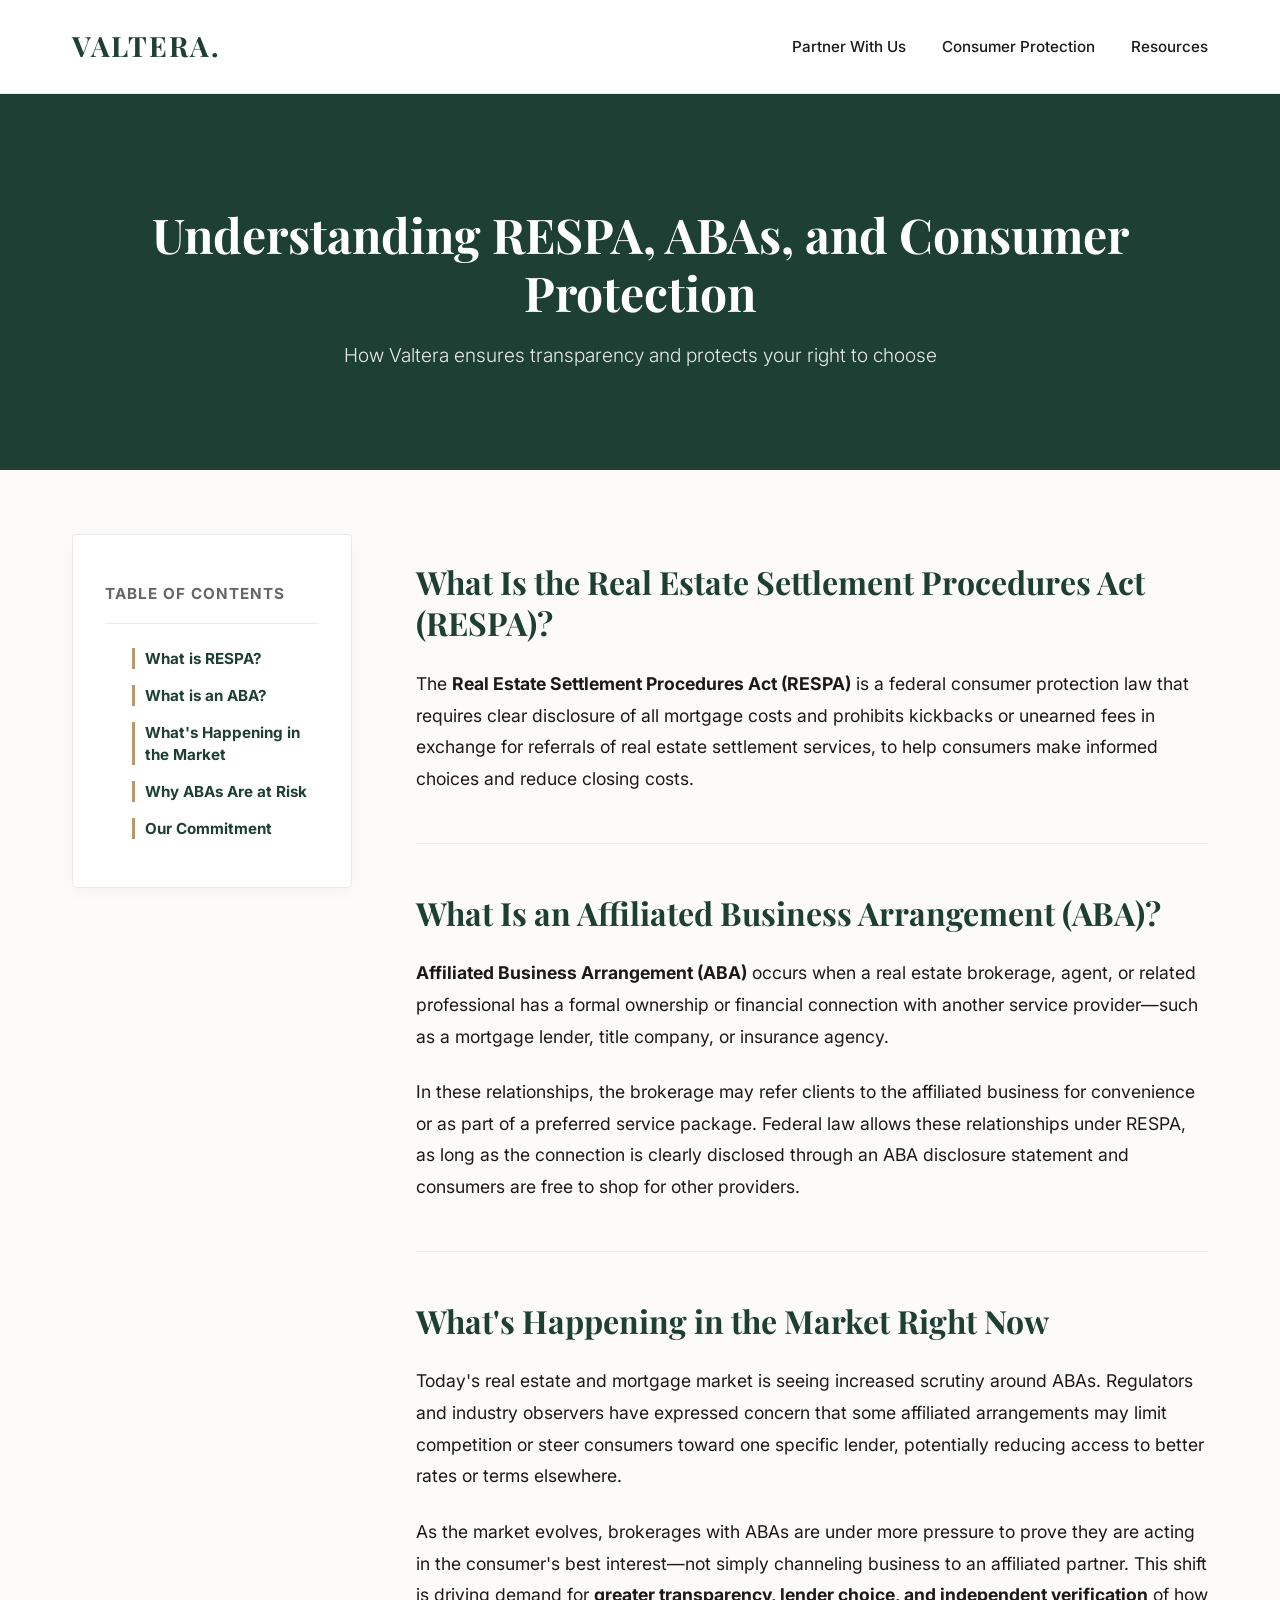
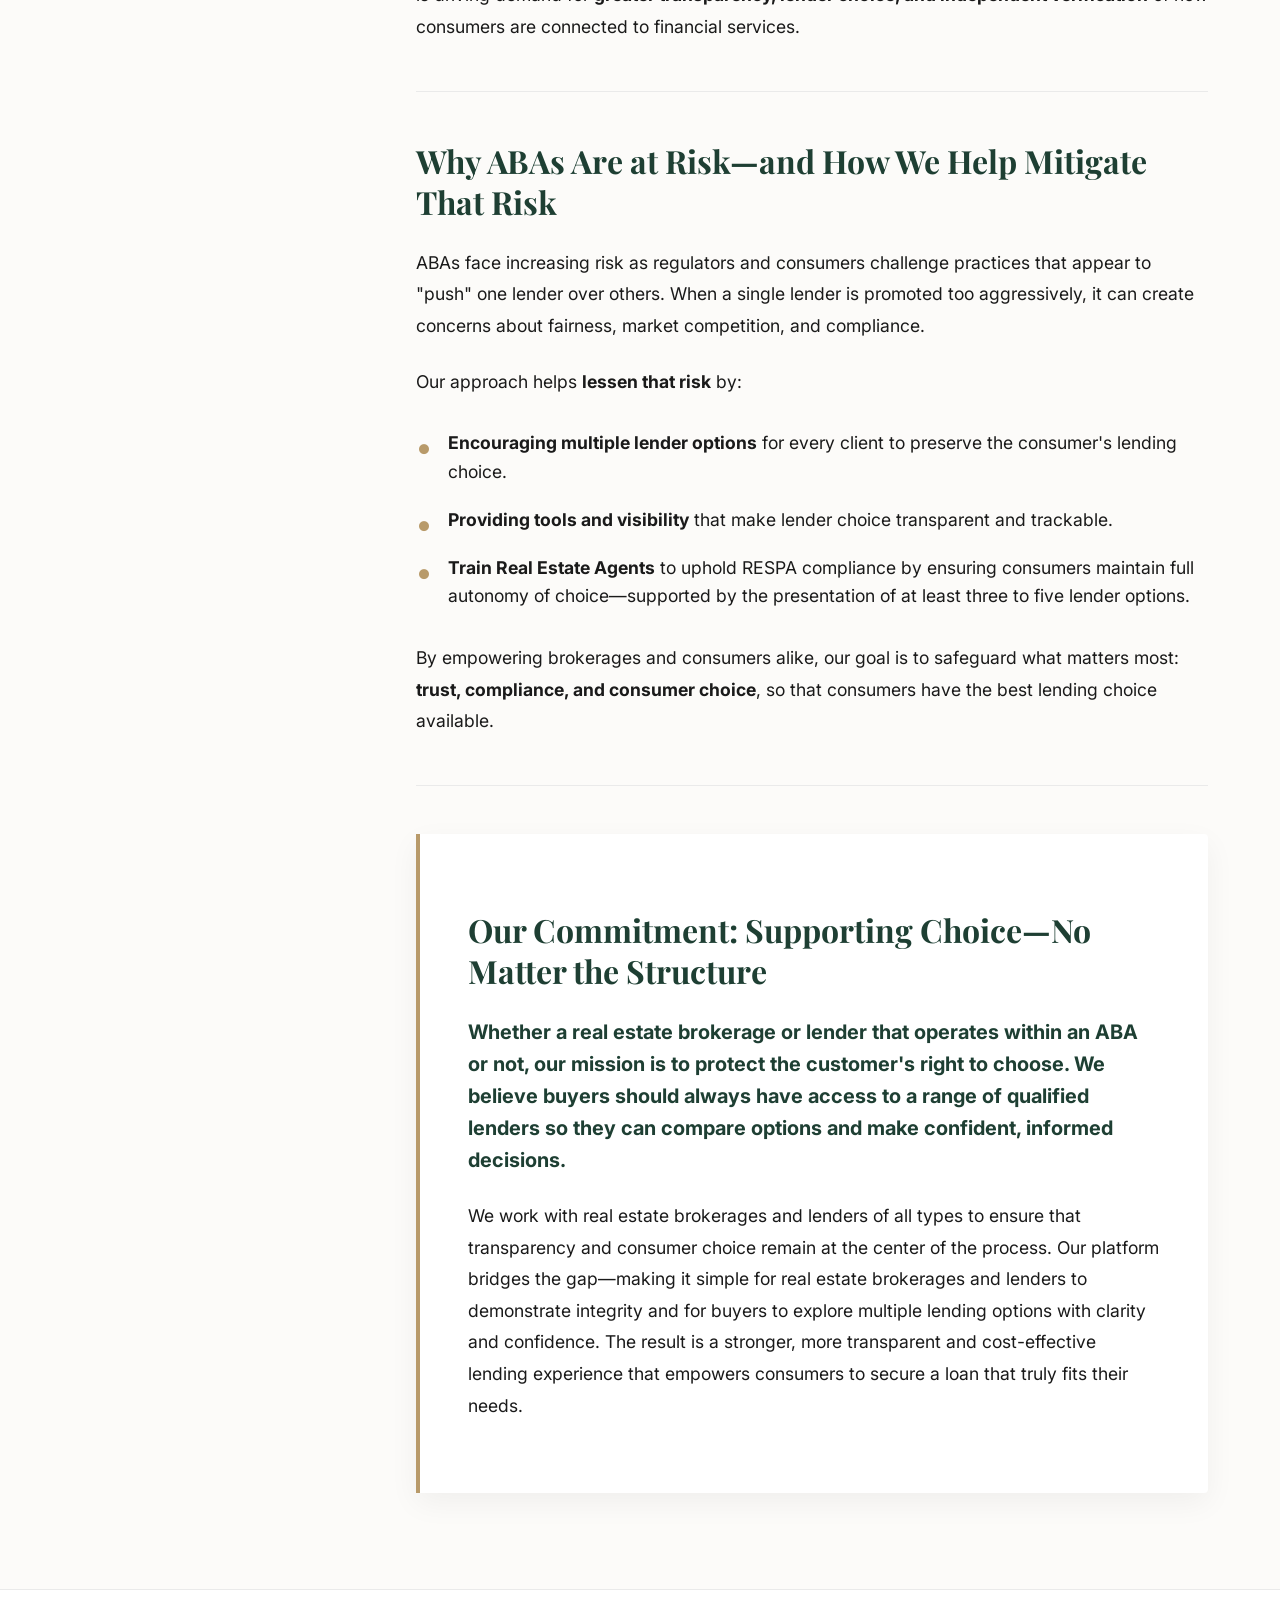
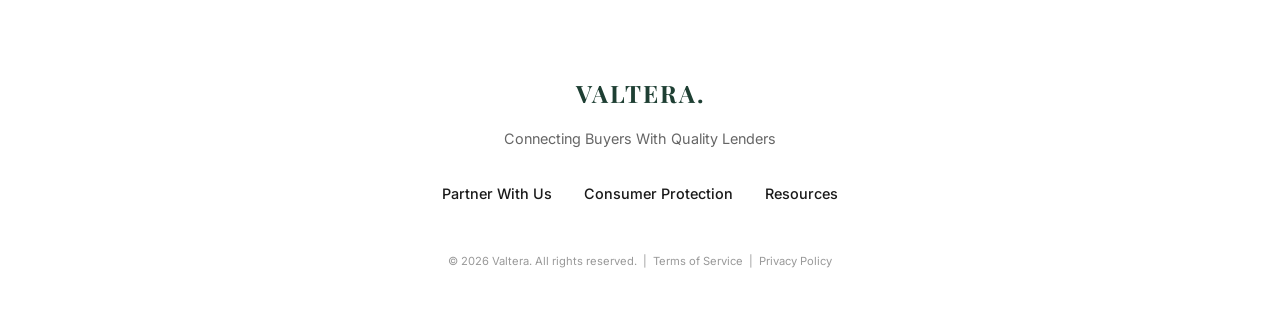
<file: consumer-protection.html>
<!DOCTYPE html>
<html lang="en">
<head>
    <meta charset="UTF-8">
    <meta name="viewport" content="width=device-width, initial-scale=1.0">
    <title>Consumer Protection | VALTERA.</title>
    <!-- Open Graph / Facebook / LinkedIn / iMessage -->
    <meta property="og:type" content="website">
    <meta property="og:url" content="https://valteraco.com/">
    <meta property="og:title" content="Valtera | Connecting Buyers With Quality Lenders">
    <meta property="og:description" content="Connect with trusted, vetted lenders in your area. We've done the research so you don't have to.">
    <meta property="og:image" content="https://valteraco.com/VALTERA/Valtera-Link-Preview.png">

    <!-- Twitter -->
    <meta property="twitter:card" content="summary_large_image">
    <meta property="twitter:url" content="https://valteraco.com/">
    <meta property="twitter:title" content="Valtera | Connecting Buyers With Quality Lenders">
    <meta property="twitter:description" content="Connect with trusted, vetted lenders in your area. We've done the research so you don't have to.">
    <meta property="twitter:image" content="https://valteraco.com/VALTERA/Valtera-Link-Preview.png">
    <link rel="icon" type="image/png" href="VALTERA/V.FavIcon.png">
    <link rel="preconnect" href="https://fonts.googleapis.com">
    <link rel="preconnect" href="https://fonts.gstatic.com" crossorigin>
    <link href="https://fonts.googleapis.com/css2?family=Inter:wght@300;400;500;600&family=Playfair+Display:ital,wght@0,400;0,600;0,700;1,400&display=swap" rel="stylesheet">
    <link rel="stylesheet" href="v3.css">
</head>
<body>

    <nav class="valtera-nav">
        <div class="nav-container">
            <a href="index.html" class="nav-logo">VALTERA.</a>
            
            <!-- Premium Hamburger Button -->
            <button class="hamburger" id="hamburger" aria-label="Toggle navigation">
                <span class="bar"></span>
                <span class="bar"></span>
                <span class="bar"></span>
            </button>

            <div class="nav-links" id="navLinks">
                <a href="partner.html">Partner With Us</a>
                <a href="consumer-protection.html">Consumer Protection</a>
                <a href="resources.html">Resources</a>
            </div>
        </div>
    </nav>

    <header class="page-header text-center">
        <div class="container">
            <h1 class="page-title">Understanding RESPA, ABAs, and Consumer Protection</h1>
            <p class="page-subtitle">How Valtera ensures transparency and protects your right to choose</p>
        </div>
    </header>

    <main class="article-section bg-ivory">
        <div class="container article-grid">
            <aside class="article-sidebar">
                <div class="sidebar-box">
                    <h3 class="sidebar-title">Table of Contents</h3>
                    <ul class="sidebar-nav">
                        <li><a href="#respa">What is RESPA?</a></li>
                        <li><a href="#aba">What is an ABA?</a></li>
                        <li><a href="#market">What's Happening in the Market</a></li>
                        <li><a href="#risk">Why ABAs Are at Risk</a></li>
                        <li><a href="#commitment">Our Commitment</a></li>
                    </ul>
                </div>
            </aside>

            <article class="article-content">
                <section id="respa" class="content-block">
                    <h2>What Is the Real Estate Settlement Procedures Act (RESPA)?</h2>
                    <p>The <strong>Real Estate Settlement Procedures Act (RESPA)</strong> is a federal consumer protection law that requires clear disclosure of all mortgage costs and prohibits kickbacks or unearned fees in exchange for referrals of real estate settlement services, to help consumers make informed choices and reduce closing costs.</p>
                </section>
                <div class="content-divider"></div>
                <section id="aba" class="content-block">
                    <h2>What Is an Affiliated Business Arrangement (ABA)?</h2>
                    <p><strong>Affiliated Business Arrangement (ABA)</strong> occurs when a real estate brokerage, agent, or related professional has a formal ownership or financial connection with another service provider—such as a mortgage lender, title company, or insurance agency.</p>
                    <p>In these relationships, the brokerage may refer clients to the affiliated business for convenience or as part of a preferred service package. Federal law allows these relationships under RESPA, as long as the connection is clearly disclosed through an ABA disclosure statement and consumers are free to shop for other providers.</p>
                </section>
                <div class="content-divider"></div>
                <section id="market" class="content-block">
                    <h2>What's Happening in the Market Right Now</h2>
                    <p>Today's real estate and mortgage market is seeing increased scrutiny around ABAs. Regulators and industry observers have expressed concern that some affiliated arrangements may limit competition or steer consumers toward one specific lender, potentially reducing access to better rates or terms elsewhere.</p>
                    <p>As the market evolves, brokerages with ABAs are under more pressure to prove they are acting in the consumer's best interest—not simply channeling business to an affiliated partner. This shift is driving demand for <strong>greater transparency, lender choice, and independent verification</strong> of how consumers are connected to financial services.</p>
                </section>
                <div class="content-divider"></div>
                <section id="risk" class="content-block">
                    <h2>Why ABAs Are at Risk—and How We Help Mitigate That Risk</h2>
                    <p>ABAs face increasing risk as regulators and consumers challenge practices that appear to "push" one lender over others. When a single lender is promoted too aggressively, it can create concerns about fairness, market competition, and compliance.</p>
                    <p>Our approach helps <strong>lessen that risk</strong> by:</p>
                    <ul class="custom-bullet-list">
                        <li><strong>Encouraging multiple lender options</strong> for every client to preserve the consumer's lending choice.</li>
                        <li><strong>Providing tools and visibility</strong> that make lender choice transparent and trackable.</li>
                        <li><strong>Train Real Estate Agents</strong> to uphold RESPA compliance by ensuring consumers maintain full autonomy of choice—supported by the presentation of at least three to five lender options.</li>
                    </ul>
                    
                    <p style="margin-top: 2rem;">By empowering brokerages and consumers alike, our goal is to safeguard what matters most: <strong>trust, compliance, and consumer choice</strong>, so that consumers have the best lending choice available.</p>
                </section>
                <div class="content-divider"></div>
                <section id="commitment" class="content-block commitment-box">
                    <h2>Our Commitment: Supporting Choice—No Matter the Structure</h2>
                    <p><strong>Whether a real estate brokerage or lender that operates within an ABA or not, our mission is to protect the customer's right to choose. We believe buyers should always have access to a range of qualified lenders so they can compare options and make confident, informed decisions.</strong></p>
                    <p>We work with real estate brokerages and lenders of all types to ensure that transparency and consumer choice remain at the center of the process. Our platform bridges the gap—making it simple for real estate brokerages and lenders to demonstrate integrity and for buyers to explore multiple lending options with clarity and confidence. The result is a stronger, more transparent and cost-effective lending experience that empowers consumers to secure a loan that truly fits their needs.</p>
                </section>
            </article>
        </div>
    </main>

    <footer class="premium-footer">
        <div class="container text-center">
            <a href="index.html" style="text-decoration: none;"><h2 class="footer-logo">VALTERA.</h2></a>
            <p class="footer-tagline">Connecting Buyers With Quality Lenders</p>
            <div class="footer-links">
                <a href="partner.html">Partner With Us</a>
                <a href="consumer-protection.html">Consumer Protection</a>
                <a href="resources.html">Resources</a>
            </div>
            <p class="footer-copyright">
                © 2026 Valtera. All rights reserved. &nbsp;|&nbsp; 
                <a href="terms.html" style="color: inherit; text-decoration: none; transition: color 0.3s ease;" onmouseover="this.style.color='#1A1A1A'" onmouseout="this.style.color='inherit'">Terms of Service</a> 
                &nbsp;|&nbsp; 
                <a href="privacy.html" style="color: inherit; text-decoration: none; transition: color 0.3s ease;" onmouseover="this.style.color='#1A1A1A'" onmouseout="this.style.color='inherit'">Privacy Policy</a>
            </p>
        </div>
    </footer>

    <script>
        document.addEventListener('DOMContentLoaded', function() {
            window.addEventListener('scroll', () => {
                let current = '';
                const sections = document.querySelectorAll('.content-block');
                const navLinks = document.querySelectorAll('.sidebar-nav a');

                sections.forEach(section => {
                    const sectionTop = section.offsetTop;
                    if (pageYOffset >= sectionTop - 150) {
                        current = section.getAttribute('id');
                    }
                });

                navLinks.forEach(link => {
                    link.classList.remove('active');
                    if (link.getAttribute('href').includes(current)) {
                        link.classList.add('active');
                    }
                });
            });
        });
    </script>
    <script>
        // Hamburger Menu Engine & Click Outside to Close
        document.addEventListener('DOMContentLoaded', function() {
            const hamburger = document.getElementById('hamburger');
            const navLinks = document.getElementById('navLinks');

            if(hamburger && navLinks) {
                // Toggle menu
                hamburger.addEventListener('click', function(event) {
                    event.stopPropagation(); // Prevents instant bubbling
                    hamburger.classList.toggle('active');
                    navLinks.classList.toggle('active');
                });

                // Close menu if clicking anywhere outside of it
                document.addEventListener('click', function(event) {
                    if (navLinks.classList.contains('active') && !navLinks.contains(event.target) && !hamburger.contains(event.target)) {
                        hamburger.classList.remove('active');
                        navLinks.classList.remove('active');
                    }
                });
                
                // Keep menu open if clicking inside the links container
                navLinks.addEventListener('click', function(event) {
                    event.stopPropagation();
                });
            }
        });
    </script>
</body>
</html>
</file>
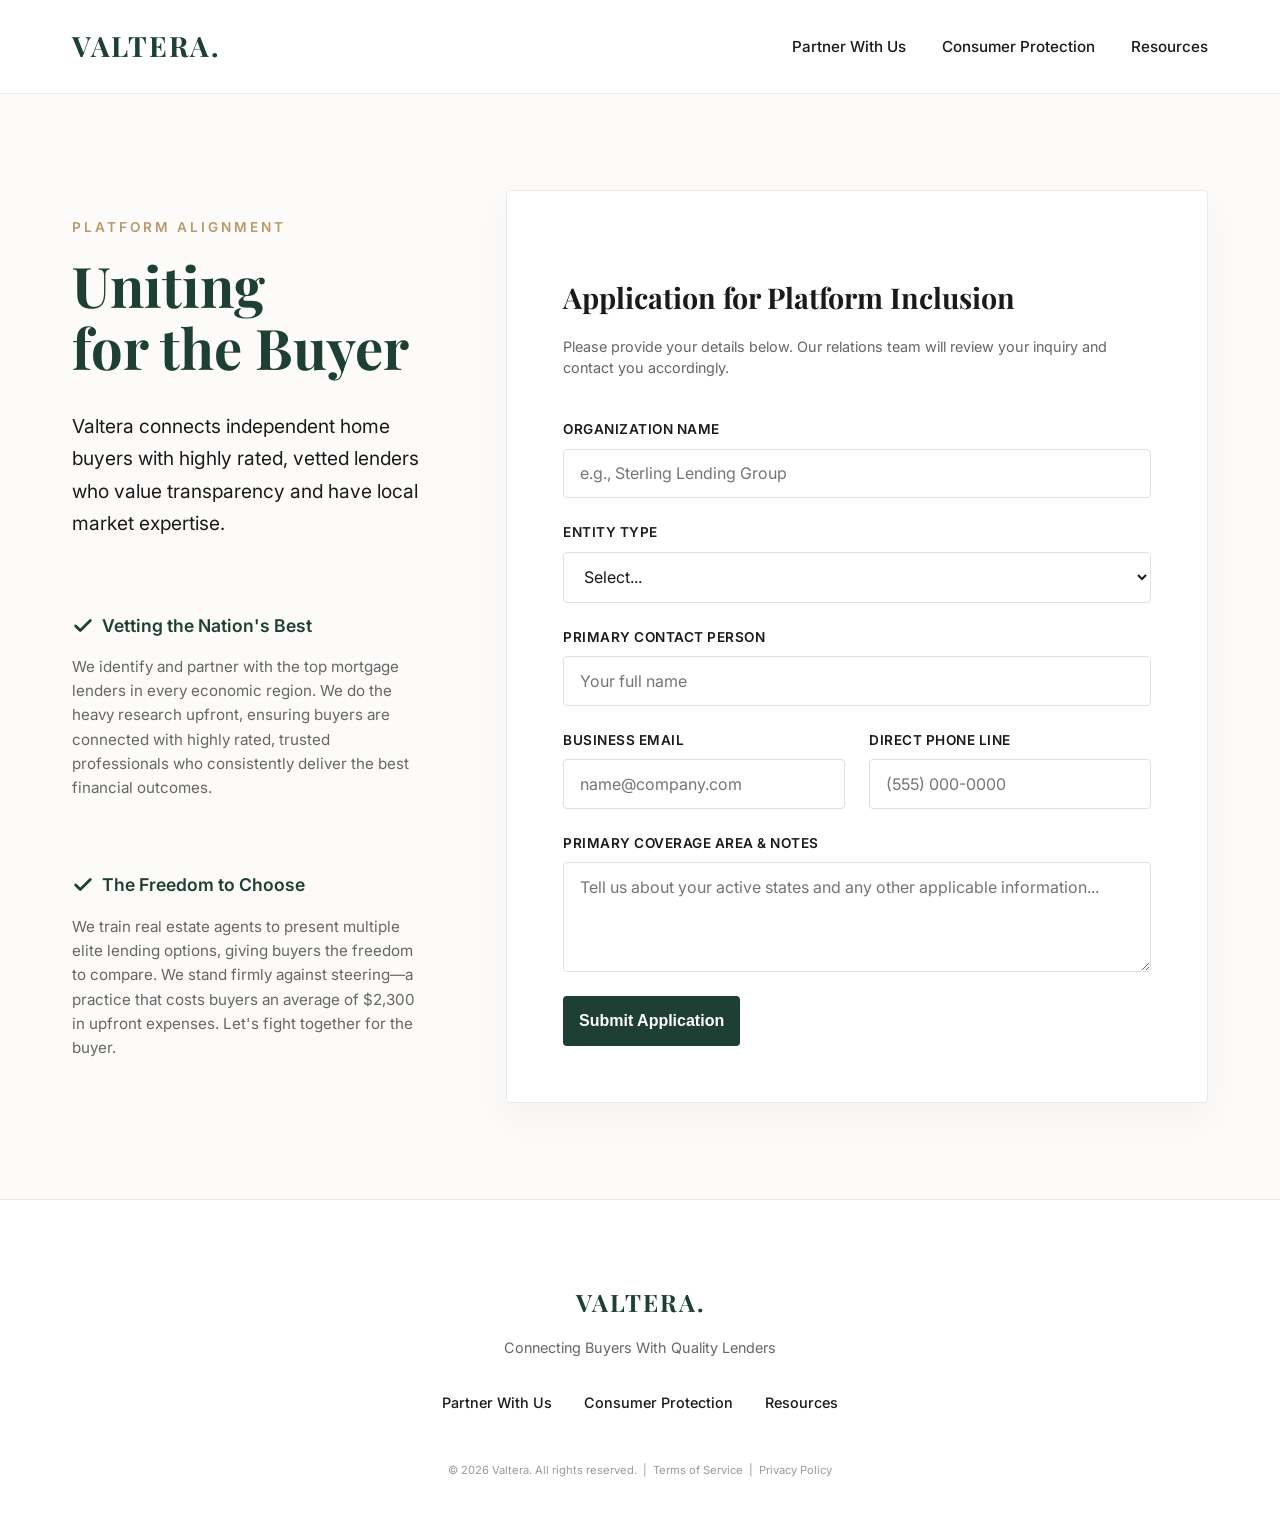
<file: partner.html>
<!DOCTYPE html>
<html lang="en">
<head>
    <meta charset="UTF-8">
    <meta name="viewport" content="width=device-width, initial-scale=1.0">
    <title>Partner With Us | VALTERA.</title>
    <meta property="og:type" content="website">
    <meta property="og:url" content="https://valteraco.com/">
    <meta property="og:title" content="Valtera | Connecting Buyers With Quality Lenders">
    <meta property="og:description" content="Connect with trusted, vetted lenders in your area. We've done the research so you don't have to.">
    <meta property="og:image" content="https://valteraco.com/VALTERA/Valtera-Link-Preview.png">

    <meta property="twitter:card" content="summary_large_image">
    <meta property="twitter:url" content="https://valteraco.com/">
    <meta property="twitter:title" content="Valtera | Connecting Buyers With Quality Lenders">
    <meta property="twitter:description" content="Connect with trusted, vetted lenders in your area. We've done the research so you don't have to.">
    <meta property="twitter:image" content="https://valteraco.com/VALTERA/Valtera-Link-Preview.png">
    <link rel="icon" type="image/png" href="VALTERA/V.FavIcon.png">
    <link rel="preconnect" href="https://fonts.googleapis.com">
    <link rel="preconnect" href="https://fonts.gstatic.com" crossorigin>
    <link href="https://fonts.googleapis.com/css2?family=Inter:wght@300;400;500;600&family=Playfair+Display:ital,wght@0,400;0,600;0,700;1,400&display=swap" rel="stylesheet">
    <link rel="stylesheet" href="v3.css">
</head>
<body>

    <nav class="valtera-nav">
        <div class="nav-container">
            <a href="index.html" class="nav-logo">VALTERA.</a>
            
            <button class="hamburger" id="hamburger" aria-label="Toggle navigation">
                <span class="bar"></span>
                <span class="bar"></span>
                <span class="bar"></span>
            </button>

            <div class="nav-links" id="navLinks">
                <a href="partner.html">Partner With Us</a>
                <a href="consumer-protection.html">Consumer Protection</a>
                <a href="resources.html">Resources</a>
            </div>
        </div>
    </nav>

    <main class="partner-section">
        <div class="container partner-grid">
            <div class="partner-info-side">
                <span class="hero-kicker" style="color: var(--accent-color);">Platform Alignment</span>
                <h1 class="partner-headline">Uniting<br>for the Buyer</h1>
                <p class="partner-intro">Valtera connects independent home buyers with highly rated, vetted lenders who value transparency and have local market expertise.</p>
                
                <div class="standards-list">
                    <div class="standard-item">
                        <h4 style="display: flex; align-items: center; gap: 8px;">
                            <svg width="22" height="22" viewBox="0 0 24 24" fill="none" stroke="currentColor" stroke-width="3" stroke-linecap="round" stroke-linejoin="round"><path d="M4 12l5 5L20 6"></path></svg>
                            Vetting the Nation's Best
                        </h4>
                        <p>We identify and partner with the top mortgage lenders in every economic region. We do the heavy research upfront, ensuring buyers are connected with highly rated, trusted professionals who consistently deliver the best financial outcomes.</p>
                    </div>
                    <div class="standard-item">
                        <h4 style="display: flex; align-items: center; gap: 8px;">
                            <svg width="22" height="22" viewBox="0 0 24 24" fill="none" stroke="currentColor" stroke-width="3" stroke-linecap="round" stroke-linejoin="round"><path d="M4 12l5 5L20 6"></path></svg>
                            The Freedom to Choose
                        </h4>
                        <p>We train real estate agents to present multiple elite lending options, giving buyers the freedom to compare. We stand firmly against steering—a practice that costs buyers an average of $2,300 in upfront expenses. Let's fight together for the buyer.</p>
                    </div>
                </div>
            </div>

            <div class="partner-form-side">
                <div class="premium-form-box">
                    <h3>Application for Platform Inclusion</h3>
                    <p class="form-instructions" id="formInstructions">Please provide your details below. Our relations team will review your inquiry and contact you accordingly.</p>
                    
                    <form id="partnerApplicationForm" action="https://formspree.io/f/mjgqpynl" method="POST">
                        <div class="form-group">
                            <label for="compName">Organization Name</label>
                            <input type="text" id="compName" name="organization_name" required placeholder="e.g., Sterling Lending Group">
                        </div>
                        
                        <div class="form-group">
                            <label for="orgType">Entity Type</label>
                            <select id="orgType" name="entity_type" required>
                                <option value="" disabled selected>Select...</option>
                                <option value="lender">Mortgage Lender / Financial Institution</option>
                                <option value="brokerage">Real Estate Brokerage</option>
                                <option value="officer">Individual Loan Officer</option>
                                <option value="agent">Individual Real Estate Agent</option>
                            </select>
                        </div>
                        
                        <div class="form-group">
                            <label for="contactName">Primary Contact Person</label>
                            <input type="text" id="contactName" name="contact_name" required placeholder="Your full name">
                        </div>
                        <div class="form-row">
                            <div class="form-group">
                                <label for="contactEmail">Business Email</label>
                                <input type="email" id="contactEmail" name="email" required placeholder="name@company.com">
                            </div>
                            <div class="form-group">
                                <label for="contactPhone">Direct Phone Line</label>
                                <input type="tel" id="contactPhone" name="phone" required placeholder="(555) 000-0000">
                            </div>
                        </div>
                        <div class="form-group">
                            <label for="message">Primary Coverage Area & Notes</label>
                            <textarea id="message" name="coverage_area_and_notes" rows="4" placeholder="Tell us about your active states and any other applicable information..."></textarea>
                        </div>
                        <button type="submit" id="submitBtn" class="btn-primary w-100" style="padding: 1rem; font-size: 1rem; font-weight: 600;">Submit Application</button>
                    </form>

                    <div id="formSuccessMessage" class="form-success-message" style="display: none;">
                        <svg width="48" height="48" viewBox="0 0 24 24" fill="none" stroke="var(--primary-color)" stroke-width="2" stroke-linecap="round" stroke-linejoin="round" style="margin-bottom: 1rem;"><path d="M22 11.08V12a10 10 0 1 1-5.93-9.14"></path><polyline points="22 4 12 14.01 9 11.01"></polyline></svg>
                        <h4>Application Received</h4>
                        <p style="color: var(--text-muted); margin-bottom: 2rem;">Thank you for your interest in joining the Valtera platform. Our relations team will review your details and reach out shortly.</p>
                    </div>
                    
                </div>
            </div>
        </div>
    </main>

    <footer class="premium-footer">
        <div class="container text-center">
            <a href="index.html" style="text-decoration: none;"><h2 class="footer-logo">VALTERA.</h2></a>
            <p class="footer-tagline">Connecting Buyers With Quality Lenders</p>
            <div class="footer-links">
                <a href="partner.html">Partner With Us</a>
                <a href="consumer-protection.html">Consumer Protection</a>
                <a href="resources.html">Resources</a>
            </div>
            <p class="footer-copyright">
                © 2026 Valtera. All rights reserved. &nbsp;|&nbsp; 
                <a href="terms.html" style="color: inherit; text-decoration: none; transition: color 0.3s ease;" onmouseover="this.style.color='#1A1A1A'" onmouseout="this.style.color='inherit'">Terms of Service</a> 
                &nbsp;|&nbsp; 
                <a href="privacy.html" style="color: inherit; text-decoration: none; transition: color 0.3s ease;" onmouseover="this.style.color='#1A1A1A'" onmouseout="this.style.color='inherit'">Privacy Policy</a>
            </p>
        </div>
    </footer>
    
    <script>
        document.addEventListener('DOMContentLoaded', function() {
            // --- Hamburger Menu Engine ---
            const hamburger = document.getElementById('hamburger');
            const navLinks = document.getElementById('navLinks');

            if(hamburger && navLinks) {
                hamburger.addEventListener('click', function(event) {
                    event.stopPropagation(); 
                    hamburger.classList.toggle('active');
                    navLinks.classList.toggle('active');
                });

                document.addEventListener('click', function(event) {
                    if (navLinks.classList.contains('active') && !navLinks.contains(event.target) && !hamburger.contains(event.target)) {
                        hamburger.classList.remove('active');
                        navLinks.classList.remove('active');
                    }
                });
                
                navLinks.addEventListener('click', function(event) {
                    event.stopPropagation();
                });
            }

            // --- Formspree AJAX Submission Engine Restored ---
            const partnerForm = document.getElementById('partnerApplicationForm');
            const successMessage = document.getElementById('formSuccessMessage');
            const submitBtn = document.getElementById('submitBtn');
            const formInstructions = document.getElementById('formInstructions');

            if (partnerForm) {
                partnerForm.addEventListener('submit', async function(event) {
                    event.preventDefault(); // Prevents the redirect to Formspree's site
                    
                    const data = new FormData(partnerForm);
                    const originalBtnText = submitBtn.innerHTML;
                    
                    // Show loading state
                    submitBtn.innerHTML = 'Sending...';
                    submitBtn.disabled = true;

                    try {
                        const response = await fetch(partnerForm.action, {
                            method: partnerForm.method,
                            body: data,
                            headers: {
                                'Accept': 'application/json'
                            }
                        });

                        if (response.ok) {
                            // Clear form, hide form and instructions, show success message
                            partnerForm.reset();
                            partnerForm.style.display = 'none';
                            if (formInstructions) formInstructions.style.display = 'none';
                            successMessage.style.display = 'block';
                            
                            // Scroll back to top of form box smoothly
                            document.querySelector('.premium-form-box').scrollIntoView({ behavior: 'smooth', block: 'center' });
                        } else {
                            alert('Oops! There was a problem submitting your form. Please try again.');
                        }
                    } catch (error) {
                        alert('Oops! There was a problem submitting your form. Please check your connection and try again.');
                    } finally {
                        // Reset button state
                        submitBtn.innerHTML = originalBtnText;
                        submitBtn.disabled = false;
                    }
                });
            }
        });
    </script>

</body>
</html>
</file>
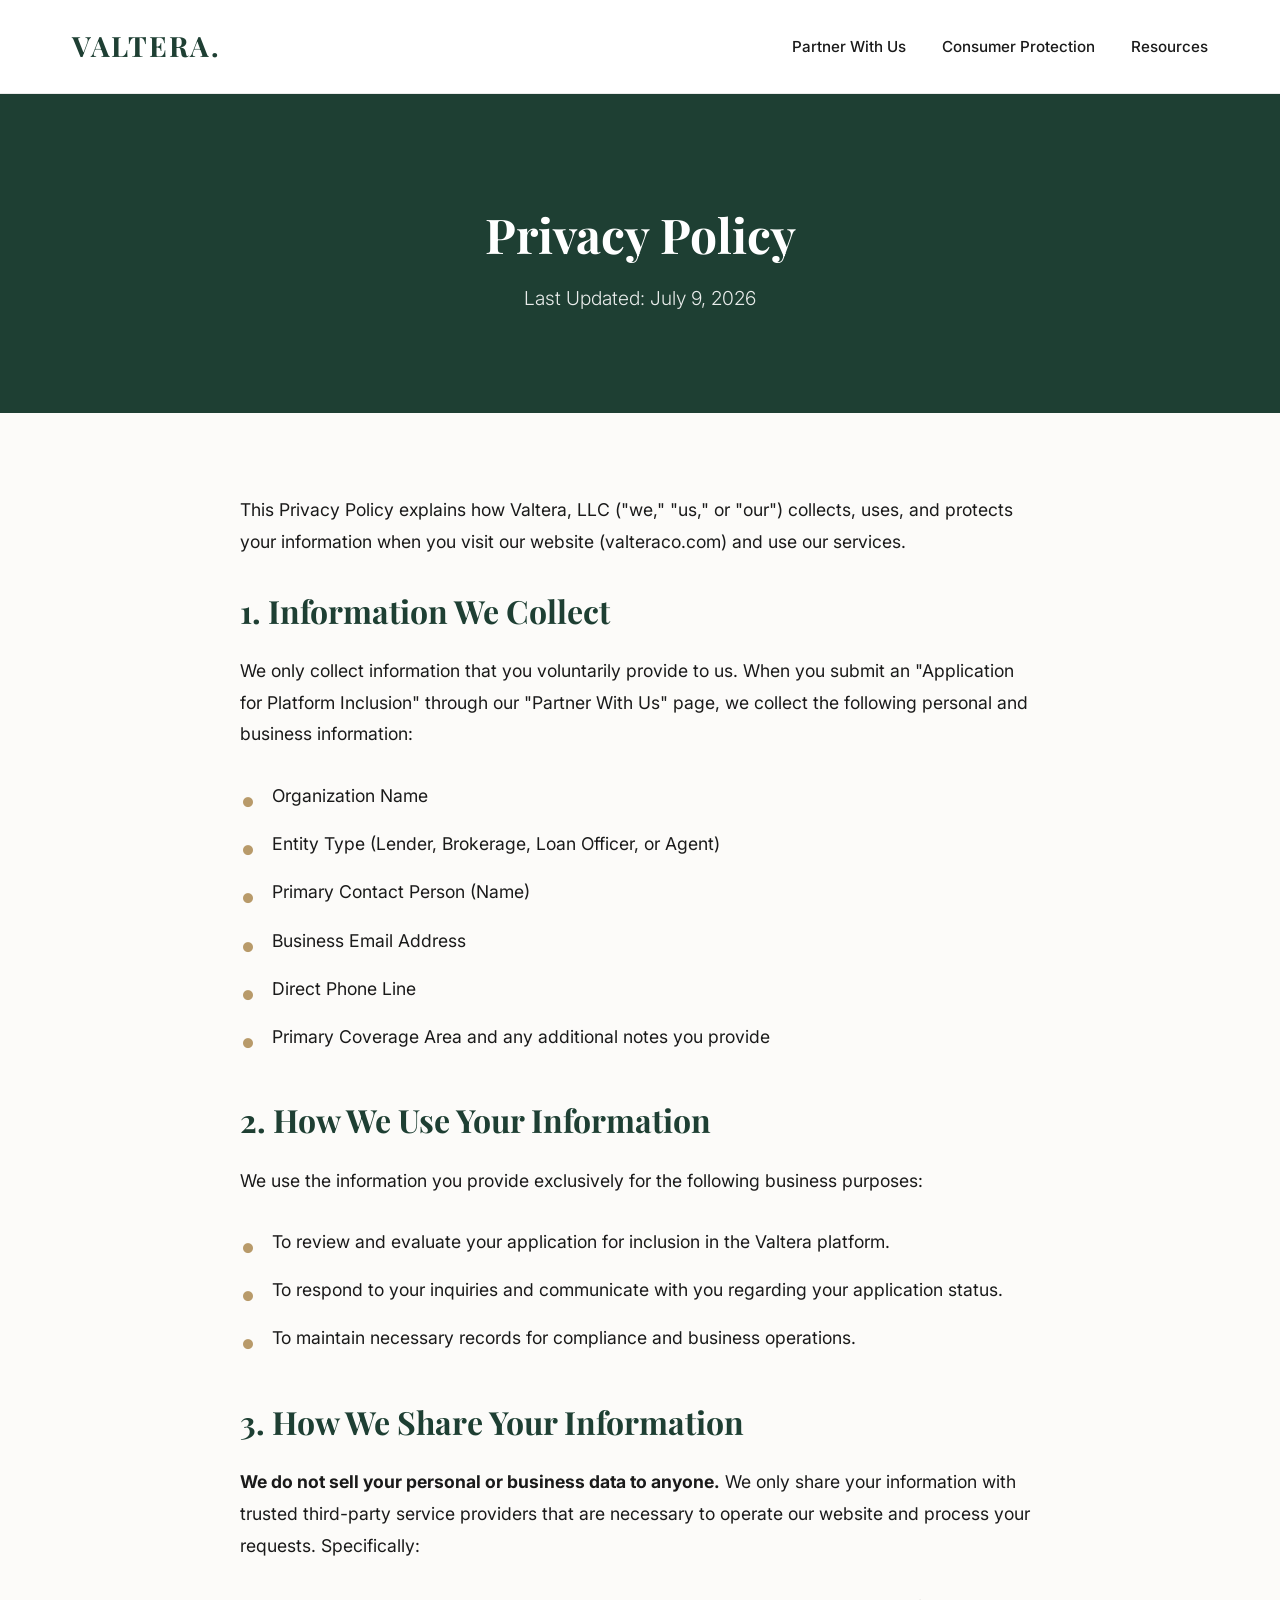
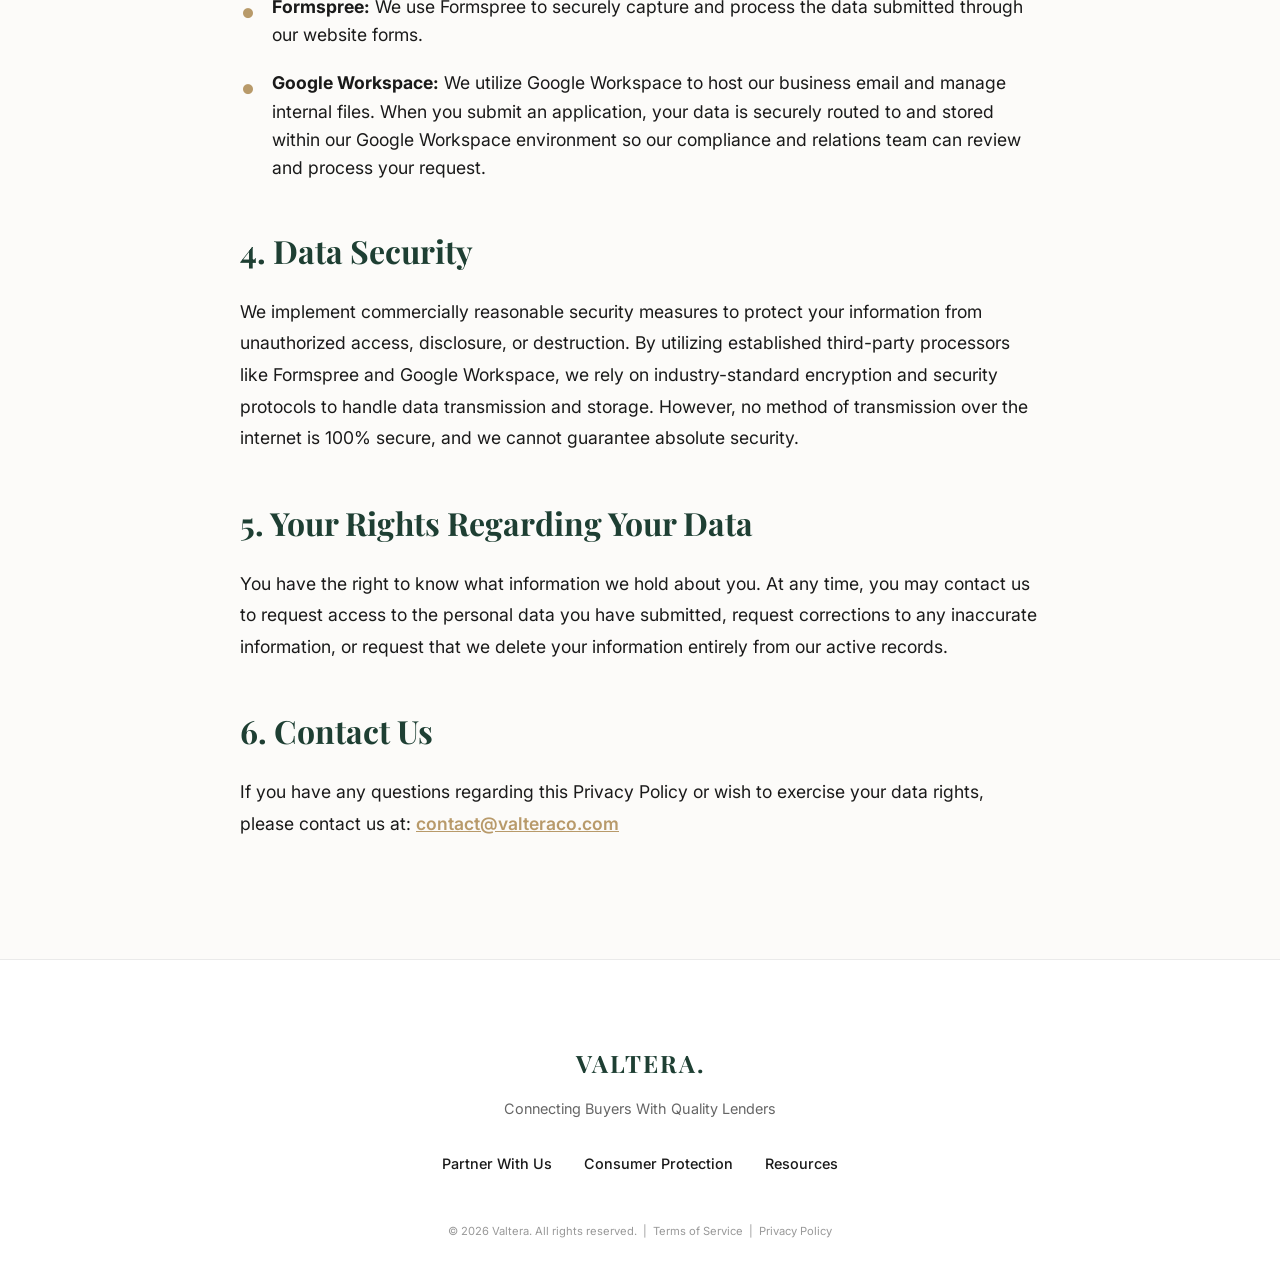
<file: privacy.html>
<!DOCTYPE html>
<html lang="en">
<head>
    <meta charset="UTF-8">
    <meta name="viewport" content="width=device-width, initial-scale=1.0">
    <title>Privacy Policy | VALTERA.</title>
    
    <!-- Open Graph / Facebook / LinkedIn / iMessage -->
    <meta property="og:type" content="website">
    <meta property="og:url" content="https://valteraco.com/privacy.html">
    <meta property="og:title" content="Privacy Policy | VALTERA.">
    <meta property="og:description" content="Read Valtera's privacy policy and learn how we protect your data.">
    <meta property="og:image" content="https://valteraco.com/VALTERA/Valtera-Link-Preview.png">

    <!-- Twitter -->
    <meta property="twitter:card" content="summary_large_image">
    <meta property="twitter:url" content="https://valteraco.com/privacy.html">
    <meta property="twitter:title" content="Privacy Policy | VALTERA.">
    <meta property="twitter:description" content="Read Valtera's privacy policy and learn how we protect your data.">
    <meta property="twitter:image" content="https://valteraco.com/VALTERA/Valtera-Link-Preview.png">
    
    <link rel="icon" type="image/png" href="VALTERA/V.FavIcon.png">
    <link rel="preconnect" href="https://fonts.googleapis.com">
    <link rel="preconnect" href="https://fonts.gstatic.com" crossorigin>
    <link href="https://fonts.googleapis.com/css2?family=Inter:wght@300;400;500;600&family=Playfair+Display:ital,wght@0,400;0,600;0,700;1,400&display=swap" rel="stylesheet">
    <link rel="stylesheet" href="v3.css">
</head>
<body>

    <nav class="valtera-nav">
        <div class="nav-container">
            <a href="index.html" class="nav-logo">VALTERA.</a>
            
            <button class="hamburger" id="hamburger" aria-label="Toggle navigation">
                <span class="bar"></span>
                <span class="bar"></span>
                <span class="bar"></span>
            </button>

            <div class="nav-links" id="navLinks">
                <a href="partner.html">Partner With Us</a>
                <a href="consumer-protection.html">Consumer Protection</a>
                <a href="resources.html">Resources</a>
            </div>
        </div>
    </nav>

    <header class="page-header text-center">
        <div class="container">
            <h1 class="page-title">Privacy Policy</h1>
            <p class="page-subtitle">Last Updated: July 9, 2026</p>
        </div>
    </header>

    <main class="article-section bg-ivory">
        <div class="container">
            <article class="article-content" style="margin: 0 auto;">
                <section class="content-block">
                    <p>This Privacy Policy explains how Valtera, LLC ("we," "us," or "our") collects, uses, and protects your information when you visit our website (valteraco.com) and use our services.</p>
                </section>
                
                <section class="content-block" style="margin-top: 2rem;">
                    <h2>1. Information We Collect</h2>
                    <p>We only collect information that you voluntarily provide to us. When you submit an "Application for Platform Inclusion" through our "Partner With Us" page, we collect the following personal and business information:</p>
                    <ul class="custom-bullet-list">
                        <li>Organization Name</li>
                        <li>Entity Type (Lender, Brokerage, Loan Officer, or Agent)</li>
                        <li>Primary Contact Person (Name)</li>
                        <li>Business Email Address</li>
                        <li>Direct Phone Line</li>
                        <li>Primary Coverage Area and any additional notes you provide</li>
                    </ul>
                </section>

                <section class="content-block" style="margin-top: 3rem;">
                    <h2>2. How We Use Your Information</h2>
                    <p>We use the information you provide exclusively for the following business purposes:</p>
                    <ul class="custom-bullet-list">
                        <li>To review and evaluate your application for inclusion in the Valtera platform.</li>
                        <li>To respond to your inquiries and communicate with you regarding your application status.</li>
                        <li>To maintain necessary records for compliance and business operations.</li>
                    </ul>
                </section>

                <section class="content-block" style="margin-top: 3rem;">
                    <h2>3. How We Share Your Information</h2>
                    <p><strong>We do not sell your personal or business data to anyone.</strong> We only share your information with trusted third-party service providers that are necessary to operate our website and process your requests. Specifically:</p>
                    <ul class="custom-bullet-list">
                        <li><strong>Formspree:</strong> We use Formspree to securely capture and process the data submitted through our website forms.</li>
                        <li><strong>Google Workspace:</strong> We utilize Google Workspace to host our business email and manage internal files. When you submit an application, your data is securely routed to and stored within our Google Workspace environment so our compliance and relations team can review and process your request.</li>
                    </ul>
                </section>

                <section class="content-block" style="margin-top: 3rem;">
                    <h2>4. Data Security</h2>
                    <p>We implement commercially reasonable security measures to protect your information from unauthorized access, disclosure, or destruction. By utilizing established third-party processors like Formspree and Google Workspace, we rely on industry-standard encryption and security protocols to handle data transmission and storage. However, no method of transmission over the internet is 100% secure, and we cannot guarantee absolute security.</p>
                </section>

                <section class="content-block" style="margin-top: 3rem;">
                    <h2>5. Your Rights Regarding Your Data</h2>
                    <p>You have the right to know what information we hold about you. At any time, you may contact us to request access to the personal data you have submitted, request corrections to any inaccurate information, or request that we delete your information entirely from our active records.</p>
                </section>

                <section class="content-block" style="margin-top: 3rem;">
                    <h2>6. Contact Us</h2>
                    <p>If you have any questions regarding this Privacy Policy or wish to exercise your data rights, please contact us at: <a href="mailto:contact@valteraco.com" style="color: var(--accent-color); font-weight: 600;">contact@valteraco.com</a></p>
                </section>
            </article>
        </div>
    </main>

    <footer class="premium-footer">
        <div class="container text-center">
            <a href="index.html" style="text-decoration: none;"><h2 class="footer-logo">VALTERA.</h2></a>
            <p class="footer-tagline">Connecting Buyers With Quality Lenders</p>
            <div class="footer-links">
                <a href="partner.html">Partner With Us</a>
                <a href="consumer-protection.html">Consumer Protection</a>
                <a href="resources.html">Resources</a>
            </div>
            <p class="footer-copyright">
                © 2026 Valtera. All rights reserved. &nbsp;|&nbsp; 
                <a href="terms.html" style="color: inherit; text-decoration: none; transition: color 0.3s ease;" onmouseover="this.style.color='#1A1A1A'" onmouseout="this.style.color='inherit'">Terms of Service</a> 
                &nbsp;|&nbsp; 
                <a href="privacy.html" style="color: inherit; text-decoration: none; transition: color 0.3s ease;" onmouseover="this.style.color='#1A1A1A'" onmouseout="this.style.color='inherit'">Privacy Policy</a>
            </p>
        </div>
    </footer>

    <script>
        document.addEventListener('DOMContentLoaded', function() {
            const hamburger = document.getElementById('hamburger');
            const navLinks = document.getElementById('navLinks');
            if(hamburger && navLinks) {
                hamburger.addEventListener('click', function(event) {
                    event.stopPropagation(); 
                    hamburger.classList.toggle('active');
                    navLinks.classList.toggle('active');
                });
                document.addEventListener('click', function(event) {
                    if (navLinks.classList.contains('active') && !navLinks.contains(event.target) && !hamburger.contains(event.target)) {
                        hamburger.classList.remove('active');
                        navLinks.classList.remove('active');
                    }
                });
                navLinks.addEventListener('click', function(event) {
                    event.stopPropagation();
                });
            }
        });
    </script>
</body>
</html>
</file>
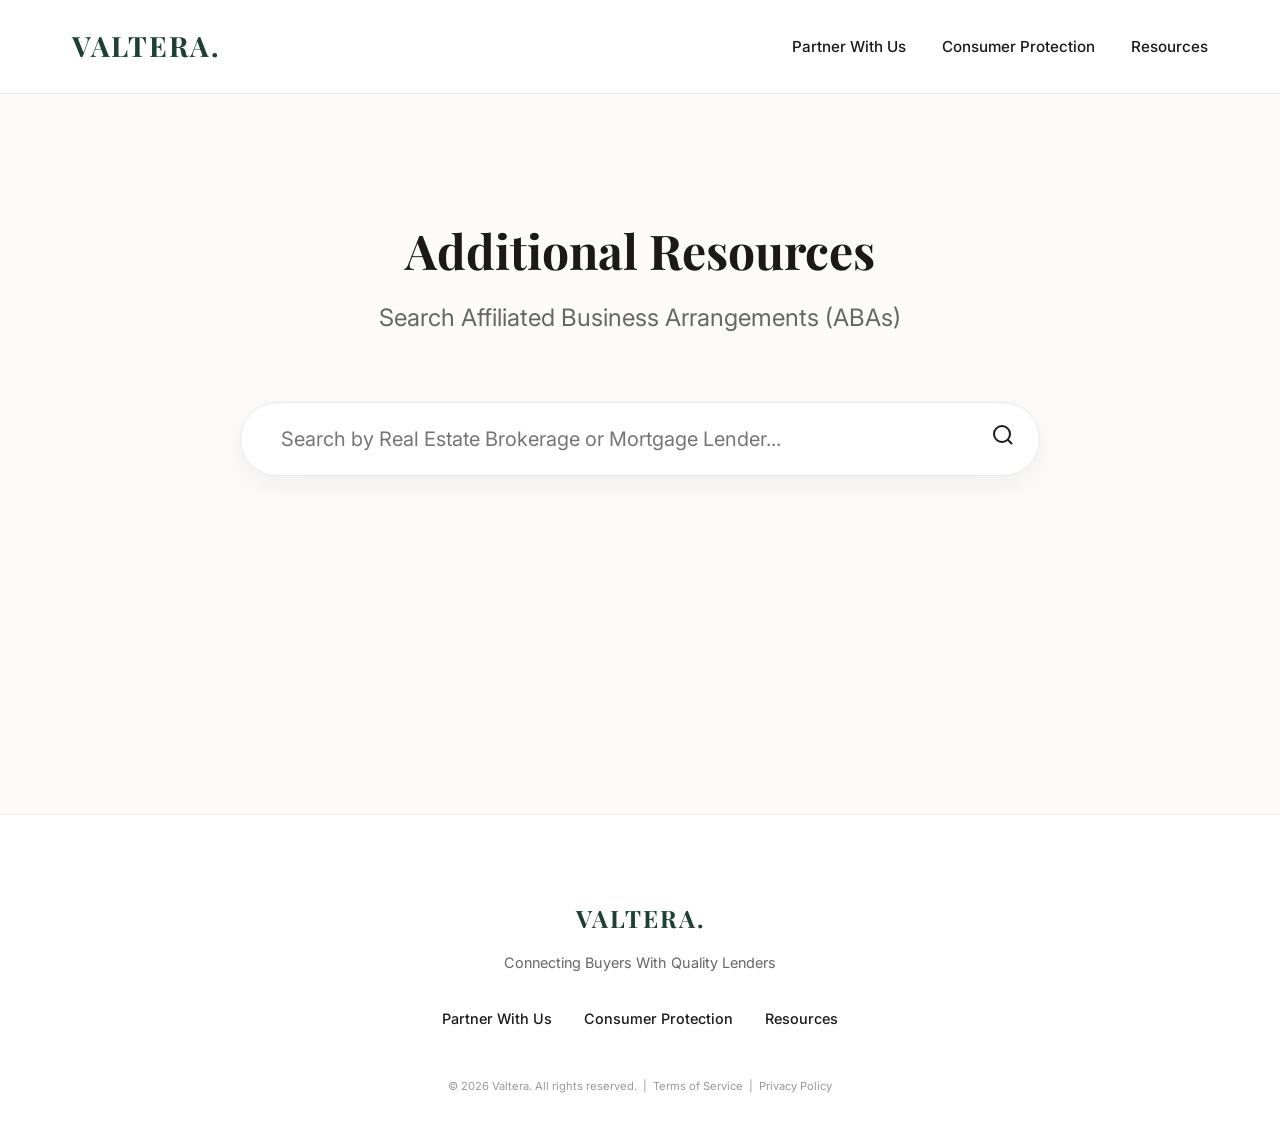
<file: resources.html>
<!DOCTYPE html>
<html lang="en">
<head>
   <meta charset="UTF-8">
   <meta name="viewport" content="width=device-width, initial-scale=1.0">
   <title>Resources | VALTERA.</title>
   <!-- Open Graph / Facebook / LinkedIn / iMessage -->
   <meta property="og:type" content="website">
   <meta property="og:url" content="https://valteraco.com/">
   <meta property="og:title" content="Valtera | Connecting Buyers With Quality Lenders">
   <meta property="og:description" content="Connect with trusted, vetted lenders in your area. We've done the research so you don't have to.">
   <meta property="og:image" content="https://valteraco.com/VALTERA/Valtera-Link-Preview.png">


   <!-- Twitter -->
   <meta property="twitter:card" content="summary_large_image">
   <meta property="twitter:url" content="https://valteraco.com/">
   <meta property="twitter:title" content="Valtera | Connecting Buyers With Quality Lenders">
   <meta property="twitter:description" content="Connect with trusted, vetted lenders in your area. We've done the research so you don't have to.">
   <meta property="twitter:image" content="https://valteraco.com/VALTERA/Valtera-Link-Preview.png">
   <link rel="icon" type="image/png" href="VALTERA/V.FavIcon.png">
   <link rel="preconnect" href="https://fonts.googleapis.com">
   <link rel="preconnect" href="https://fonts.gstatic.com" crossorigin>
   <link href="https://fonts.googleapis.com/css2?family=Inter:wght@300;400;500;600&family=Playfair+Display:ital,wght@0,400;0,600;0,700;1,400&display=swap" rel="stylesheet">
   <link rel="stylesheet" href="v3.css">
</head>
<body>


   <nav class="valtera-nav">
       <div class="nav-container">
           <a href="index.html" class="nav-logo">VALTERA.</a>
          
           <button class="hamburger" id="hamburger" aria-label="Toggle navigation">
               <span class="bar"></span>
               <span class="bar"></span>
               <span class="bar"></span>
           </button>


           <div class="nav-links" id="navLinks">
               <a href="partner.html">Partner With Us</a>
               <a href="consumer-protection.html">Consumer Protection</a>
               <a href="resources.html">Resources</a>
           </div>
       </div>
   </nav>


   <main class="aba-search-section">
       <div class="container">
           <header class="text-center search-header">
               <h1 class="page-title text-dark">Additional Resources</h1>
               <h2 class="search-subtitle">Search Affiliated Business Arrangements (ABAs)</h2>
           </header>


           <div class="search-bar-wrapper">
               <input type="text" id="abaSearchInput" class="aba-search-input" placeholder="Search by Real Estate Brokerage or Mortgage Lender...">
               <span class="search-icon">
                   <svg width="24" height="24" viewBox="0 0 24 24" fill="none" stroke="currentColor" stroke-width="2"><circle cx="11" cy="11" r="8"></circle><line x1="21" y1="21" x2="16.65" y2="16.65"></line></svg>
               </span>
           </div>


           <div class="aba-results-container" id="abaResults">
               <!-- UPDATED HTML FOR POINT 8 -->
               <div class="aba-card">
                   <div class="aba-card-header">
                       <h3>
                           <span class="aba-entity">Horizon Realty Group <span>(Real Estate Services)</span></span>
                           <span class="aba-hyphen"> - </span>
                           <span class="aba-entity">BlueStone Mortgage <span>(Mortgage Services)</span></span>
                       </h3>
                       <span class="nmls-badge">NMLS #123456</span>
                   </div>
                   <div class="aba-officers">
                       <h4>Loan Officers</h4>
                       <ul>
                           <li>Patricia Thomas | (555) 456-7890 | patricia.thomas@bluestone.com | NMLS #111222</li>
                           <li>James Caldwell | (555) 456-7891 | james.caldwell@bluestone.com | NMLS #333444</li>
                       </ul>
                   </div>
               </div>
               <div class="aba-card">
                   <div class="aba-card-header">
                       <h3>
                           <span class="aba-entity">Vanguard Property Associates <span>(Real Estate Services)</span></span>
                           <span class="aba-hyphen"> - </span>
                           <span class="aba-entity">First Choice Lending <span>(Mortgage Services)</span></span>
                       </h3>
                       <span class="nmls-badge">NMLS #654321</span>
                   </div>
                   <div class="aba-officers">
                       <h4>Loan Officers</h4>
                       <ul>
                           <li>Sarah Jenkins | (555) 234-5678 | s.jenkins@firstchoice.com | NMLS #555666</li>
                           <li>Marcus Webb | (555) 234-5679 | m.webb@firstchoice.com | NMLS #777888</li>
                       </ul>
                   </div>
               </div>
               <div class="aba-card">
                   <div class="aba-card-header">
                       <h3>
                           <span class="aba-entity">Sterling Real Estate <span>(Real Estate Services)</span></span>
                           <span class="aba-hyphen"> - </span>
                           <span class="aba-entity">Beacon Home Funding <span>(Mortgage Services)</span></span>
                       </h3>
                       <span class="nmls-badge">NMLS #987654</span>
                   </div>
                   <div class="aba-officers">
                       <h4>Loan Officers</h4>
                       <ul>
                           <li>Elena Rodriguez | (555) 876-5432 | elena.r@beaconfunding.com | NMLS #999000</li>
                           <li>David Chen | (555) 876-5433 | david.c@beaconfunding.com | NMLS #123123</li>
                       </ul>
                   </div>
               </div>
           </div>


           <div id="abaEhoContainer" style="display: none; justify-content: flex-end; max-width: 900px; margin: 1rem auto 0;">
               <img src="VALTERA/EqualHousingO-BlackLogo.png" alt="Equal Housing Opportunity" style="height: 40px; width: auto; opacity: 0.8;">
           </div>
          
           <div id="noResultsMsg" class="no-results" style="display: none;">
               <p>No affiliated business arrangements found matching your search.</p>
           </div>
       </div>
   </main>


   <footer class="premium-footer">
        <div class="container text-center">
            <a href="index.html" style="text-decoration: none;"><h2 class="footer-logo">VALTERA.</h2></a>
            <p class="footer-tagline">Connecting Buyers With Quality Lenders</p>
            <div class="footer-links">
                <a href="partner.html">Partner With Us</a>
                <a href="consumer-protection.html">Consumer Protection</a>
                <a href="resources.html">Resources</a>
            </div>
            <p class="footer-copyright">
                © 2026 Valtera. All rights reserved. &nbsp;|&nbsp; 
                <a href="terms.html" style="color: inherit; text-decoration: none; transition: color 0.3s ease;" onmouseover="this.style.color='#1A1A1A'" onmouseout="this.style.color='inherit'">Terms of Service</a> 
                &nbsp;|&nbsp; 
                <a href="privacy.html" style="color: inherit; text-decoration: none; transition: color 0.3s ease;" onmouseover="this.style.color='#1A1A1A'" onmouseout="this.style.color='inherit'">Privacy Policy</a>
            </p>
        </div>
    </footer>


   <script>
       document.addEventListener('DOMContentLoaded', function() {
           // Hamburger Menu Engine & Click Outside to Close
           const hamburger = document.getElementById('hamburger');
           const navLinks = document.getElementById('navLinks');


           if(hamburger && navLinks) {
               hamburger.addEventListener('click', function(event) {
                   event.stopPropagation();
                   hamburger.classList.toggle('active');
                   navLinks.classList.toggle('active');
               });


               document.addEventListener('click', function(event) {
                   if (navLinks.classList.contains('active') && !navLinks.contains(event.target) && !hamburger.contains(event.target)) {
                       hamburger.classList.remove('active');
                       navLinks.classList.remove('active');
                   }
               });
              
               navLinks.addEventListener('click', function(event) {
                   event.stopPropagation();
               });
           }


           const searchInput = document.getElementById('abaSearchInput');
           const abaCards = document.querySelectorAll('.aba-card');
           const noResultsMsg = document.getElementById('noResultsMsg');
           const abaEhoContainer = document.getElementById('abaEhoContainer');


           abaCards.forEach(card => card.style.display = 'none');


           searchInput.addEventListener('keyup', function() {
               const searchTerm = searchInput.value.toLowerCase();
               let visibleCount = 0;


               if (searchTerm.length === 0) {
                   abaCards.forEach(card => card.style.display = 'none');
                   noResultsMsg.style.display = 'none';
                   abaEhoContainer.style.display = 'none';
                   return;
               }


               abaCards.forEach(card => {
                   if (card.textContent.toLowerCase().includes(searchTerm)) {
                       card.style.display = 'block';
                       visibleCount++;
                   } else {
                       card.style.display = 'none';
                   }
               });


               if (visibleCount === 0) {
                   noResultsMsg.style.display = 'block';
                   abaEhoContainer.style.display = 'none';
               } else {
                   noResultsMsg.style.display = 'none';
                   abaEhoContainer.style.display = 'flex';
               }
           });
       });
   </script>
</body>
</html>
</file>
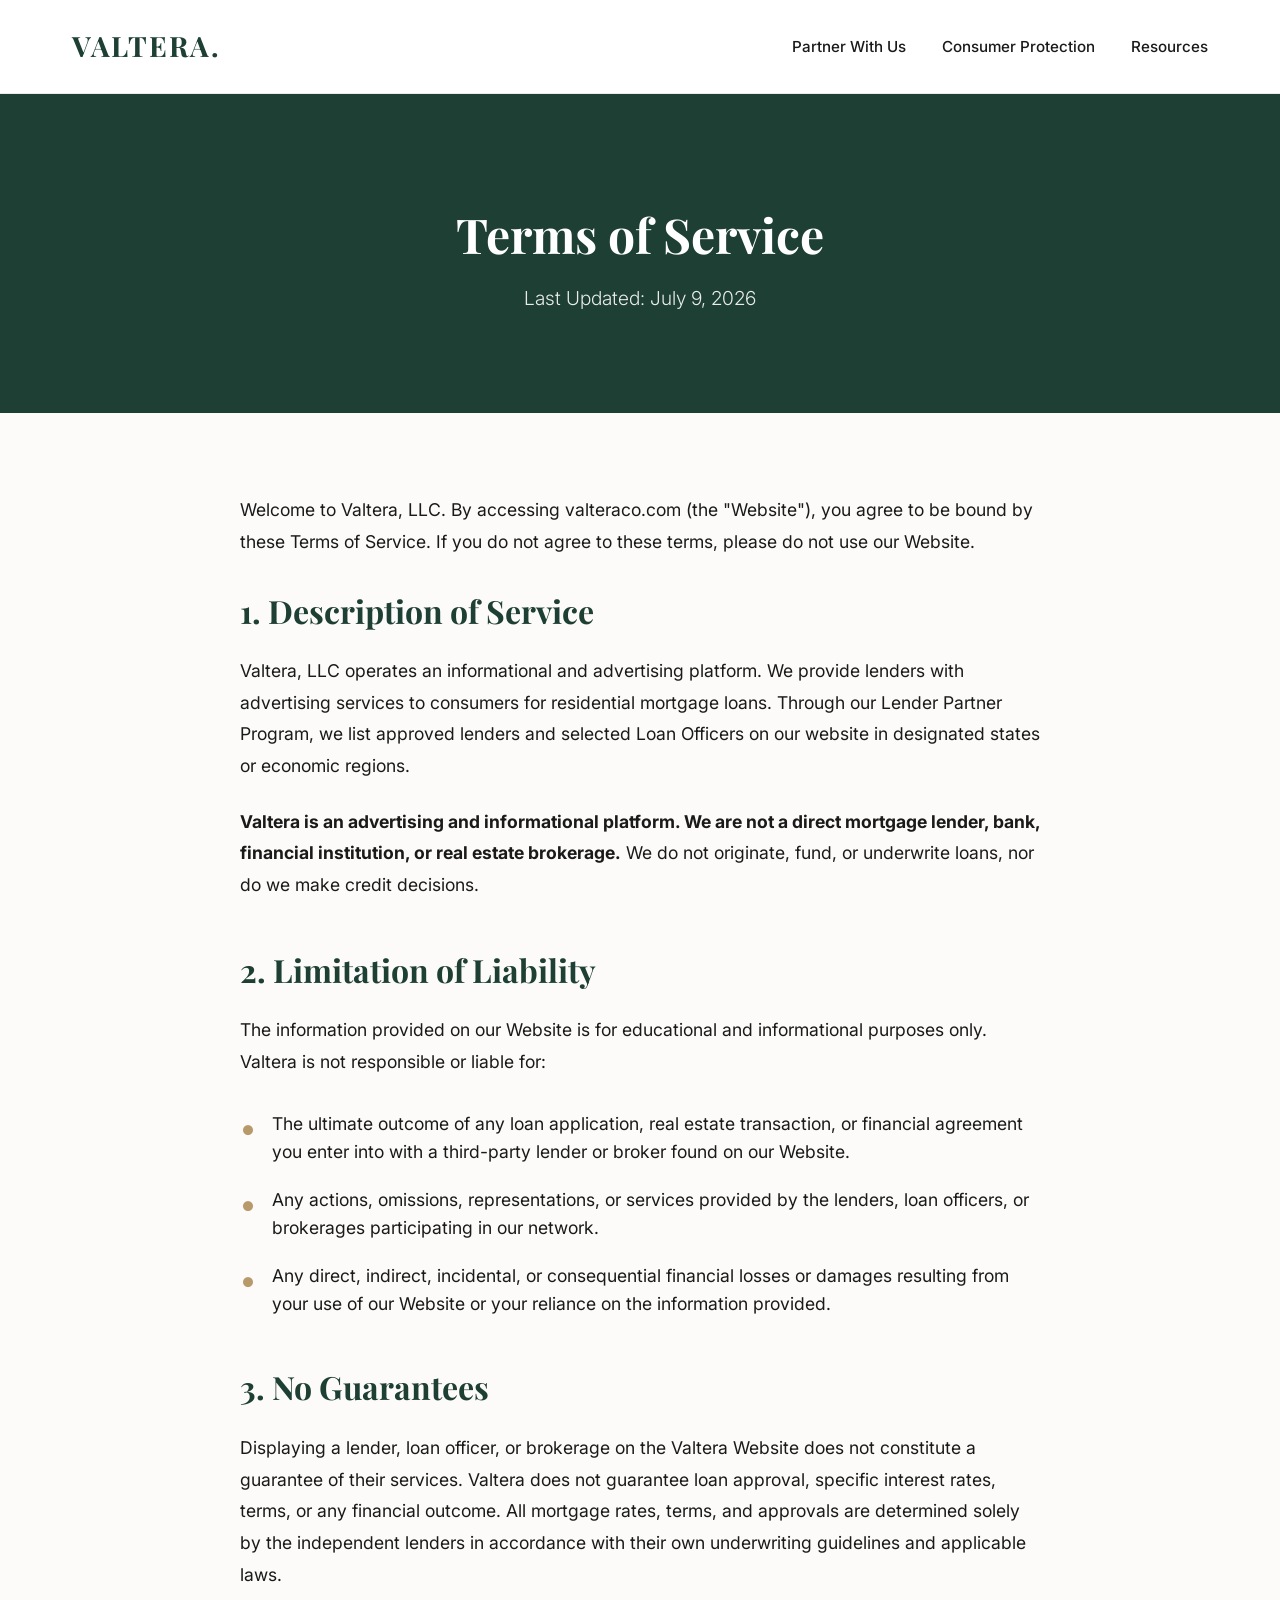
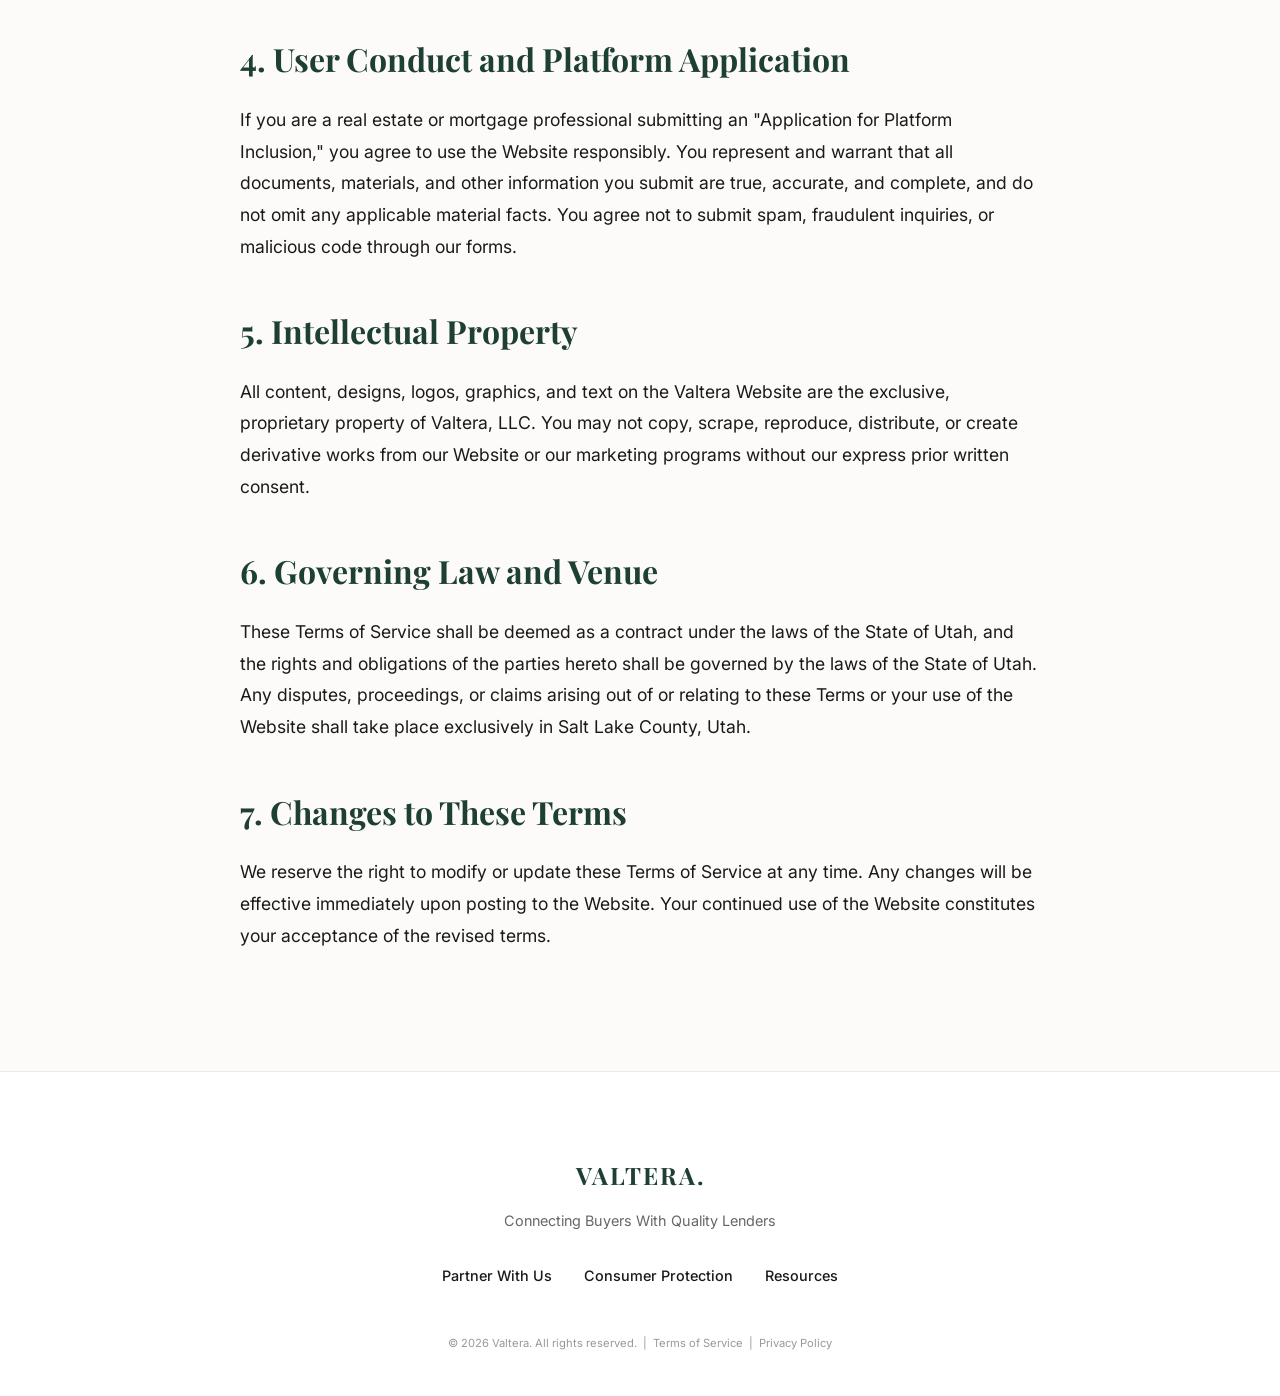
<file: terms.html>
<!DOCTYPE html>
<html lang="en">
<head>
    <meta charset="UTF-8">
    <meta name="viewport" content="width=device-width, initial-scale=1.0">
    <title>Terms of Service | VALTERA.</title>
    
    <!-- Open Graph / Facebook / LinkedIn / iMessage -->
    <meta property="og:type" content="website">
    <meta property="og:url" content="https://valteraco.com/terms.html">
    <meta property="og:title" content="Terms of Service | VALTERA.">
    <meta property="og:description" content="Read the Terms of Service for using the Valtera platform.">
    <meta property="og:image" content="https://valteraco.com/VALTERA/Valtera-Link-Preview.png">

    <!-- Twitter -->
    <meta property="twitter:card" content="summary_large_image">
    <meta property="twitter:url" content="https://valteraco.com/terms.html">
    <meta property="twitter:title" content="Terms of Service | VALTERA.">
    <meta property="twitter:description" content="Read the Terms of Service for using the Valtera platform.">
    <meta property="twitter:image" content="https://valteraco.com/VALTERA/Valtera-Link-Preview.png">
    
    <link rel="icon" type="image/png" href="VALTERA/V.FavIcon.png">
    <link rel="preconnect" href="https://fonts.googleapis.com">
    <link rel="preconnect" href="https://fonts.gstatic.com" crossorigin>
    <link href="https://fonts.googleapis.com/css2?family=Inter:wght@300;400;500;600&family=Playfair+Display:ital,wght@0,400;0,600;0,700;1,400&display=swap" rel="stylesheet">
    <link rel="stylesheet" href="v3.css">
</head>
<body>

    <nav class="valtera-nav">
        <div class="nav-container">
            <a href="index.html" class="nav-logo">VALTERA.</a>
            
            <button class="hamburger" id="hamburger" aria-label="Toggle navigation">
                <span class="bar"></span>
                <span class="bar"></span>
                <span class="bar"></span>
            </button>

            <div class="nav-links" id="navLinks">
                <a href="partner.html">Partner With Us</a>
                <a href="consumer-protection.html">Consumer Protection</a>
                <a href="resources.html">Resources</a>
            </div>
        </div>
    </nav>

    <header class="page-header text-center">
        <div class="container">
            <h1 class="page-title">Terms of Service</h1>
            <p class="page-subtitle">Last Updated: July 9, 2026</p>
        </div>
    </header>

    <main class="article-section bg-ivory">
        <div class="container">
            <article class="article-content" style="margin: 0 auto;">
                <section class="content-block">
                    <p>Welcome to Valtera, LLC. By accessing valteraco.com (the "Website"), you agree to be bound by these Terms of Service. If you do not agree to these terms, please do not use our Website.</p>
                </section>
                
                <section class="content-block" style="margin-top: 2rem;">
                    <h2>1. Description of Service</h2>
                    <p>Valtera, LLC operates an informational and advertising platform. We provide lenders with advertising services to consumers for residential mortgage loans. Through our Lender Partner Program, we list approved lenders and selected Loan Officers on our website in designated states or economic regions.</p>
                    <p><strong>Valtera is an advertising and informational platform. We are not a direct mortgage lender, bank, financial institution, or real estate brokerage.</strong> We do not originate, fund, or underwrite loans, nor do we make credit decisions.</p>
                </section>

                <section class="content-block" style="margin-top: 3rem;">
                    <h2>2. Limitation of Liability</h2>
                    <p>The information provided on our Website is for educational and informational purposes only. Valtera is not responsible or liable for:</p>
                    <ul class="custom-bullet-list">
                        <li>The ultimate outcome of any loan application, real estate transaction, or financial agreement you enter into with a third-party lender or broker found on our Website.</li>
                        <li>Any actions, omissions, representations, or services provided by the lenders, loan officers, or brokerages participating in our network.</li>
                        <li>Any direct, indirect, incidental, or consequential financial losses or damages resulting from your use of our Website or your reliance on the information provided.</li>
                    </ul>
                </section>

                <section class="content-block" style="margin-top: 3rem;">
                    <h2>3. No Guarantees</h2>
                    <p>Displaying a lender, loan officer, or brokerage on the Valtera Website does not constitute a guarantee of their services. Valtera does not guarantee loan approval, specific interest rates, terms, or any financial outcome. All mortgage rates, terms, and approvals are determined solely by the independent lenders in accordance with their own underwriting guidelines and applicable laws.</p>
                </section>

                <section class="content-block" style="margin-top: 3rem;">
                    <h2>4. User Conduct and Platform Application</h2>
                    <p>If you are a real estate or mortgage professional submitting an "Application for Platform Inclusion," you agree to use the Website responsibly. You represent and warrant that all documents, materials, and other information you submit are true, accurate, and complete, and do not omit any applicable material facts. You agree not to submit spam, fraudulent inquiries, or malicious code through our forms.</p>
                </section>

                <section class="content-block" style="margin-top: 3rem;">
                    <h2>5. Intellectual Property</h2>
                    <p>All content, designs, logos, graphics, and text on the Valtera Website are the exclusive, proprietary property of Valtera, LLC. You may not copy, scrape, reproduce, distribute, or create derivative works from our Website or our marketing programs without our express prior written consent.</p>
                </section>

                <section class="content-block" style="margin-top: 3rem;">
                    <h2>6. Governing Law and Venue</h2>
                    <p>These Terms of Service shall be deemed as a contract under the laws of the State of Utah, and the rights and obligations of the parties hereto shall be governed by the laws of the State of Utah. Any disputes, proceedings, or claims arising out of or relating to these Terms or your use of the Website shall take place exclusively in Salt Lake County, Utah.</p>
                </section>

                <section class="content-block" style="margin-top: 3rem;">
                    <h2>7. Changes to These Terms</h2>
                    <p>We reserve the right to modify or update these Terms of Service at any time. Any changes will be effective immediately upon posting to the Website. Your continued use of the Website constitutes your acceptance of the revised terms.</p>
                </section>
            </article>
        </div>
    </main>

    <footer class="premium-footer">
        <div class="container text-center">
            <a href="index.html" style="text-decoration: none;"><h2 class="footer-logo">VALTERA.</h2></a>
            <p class="footer-tagline">Connecting Buyers With Quality Lenders</p>
            <div class="footer-links">
                <a href="partner.html">Partner With Us</a>
                <a href="consumer-protection.html">Consumer Protection</a>
                <a href="resources.html">Resources</a>
            </div>
            <p class="footer-copyright">
                © 2026 Valtera. All rights reserved. &nbsp;|&nbsp; 
                <a href="terms.html" style="color: inherit; text-decoration: none; transition: color 0.3s ease;" onmouseover="this.style.color='#1A1A1A'" onmouseout="this.style.color='inherit'">Terms of Service</a> 
                &nbsp;|&nbsp; 
                <a href="privacy.html" style="color: inherit; text-decoration: none; transition: color 0.3s ease;" onmouseover="this.style.color='#1A1A1A'" onmouseout="this.style.color='inherit'">Privacy Policy</a>
            </p>
        </div>
    </footer>

    <script>
        document.addEventListener('DOMContentLoaded', function() {
            const hamburger = document.getElementById('hamburger');
            const navLinks = document.getElementById('navLinks');
            if(hamburger && navLinks) {
                hamburger.addEventListener('click', function(event) {
                    event.stopPropagation(); 
                    hamburger.classList.toggle('active');
                    navLinks.classList.toggle('active');
                });
                document.addEventListener('click', function(event) {
                    if (navLinks.classList.contains('active') && !navLinks.contains(event.target) && !hamburger.contains(event.target)) {
                        hamburger.classList.remove('active');
                        navLinks.classList.remove('active');
                    }
                });
                navLinks.addEventListener('click', function(event) {
                    event.stopPropagation();
                });
            }
        });
    </script>
</body>
</html>
</file>
<file: v3.css>
/* --- VALTERA MASTER DESIGN SYSTEM --- */
:root {
   --primary-color: #1E3F33; /* Deep Forest Green */
   --accent-color: #B89A6A; /* Soft Champagne Gold */
   --bg-light: #FCFBF9; /* Warm Ivory */
   --text-dark: #1A1A1A; /* Charcoal */
   --text-muted: #666666;
  
   --font-serif: 'Playfair Display', serif;
   --font-sans: 'Inter', sans-serif;
}


html, body {
   margin: 0;
   padding: 0;
   box-sizing: border-box;
   font-family: var(--font-sans);
   background-color: var(--bg-light);
   color: var(--text-dark);
   line-height: 1.6;
}


*, *::before, *::after {
   box-sizing: inherit;
}


.container {
   max-width: 1200px;
   margin: 0 auto;
   padding: 0 2rem;
}


.text-center { text-align: center; }
.bg-ivory { background-color: var(--bg-light); padding: 5rem 0; }


/* --- NAVIGATION --- */
.valtera-nav {
   background-color: #ffffff;
   padding: 1.5rem 0;
   border-bottom: 1px solid #EAEAEA;
   position: sticky;
   top: 0;
   z-index: 100;
}


.nav-container {
   max-width: 1200px;
   margin: 0 auto;
   padding: 0 2rem;
   display: flex;
   justify-content: space-between;
   align-items: center;
}


.nav-logo {
   font-family: var(--font-serif);
   font-size: 1.75rem;
   font-weight: 700;
   color: var(--primary-color);
   text-decoration: none;
   letter-spacing: 2px;
   z-index: 102;
}


.nav-links a {
   font-family: var(--font-sans);
   text-decoration: none;
   color: var(--text-dark);
   margin-left: 2rem;
   font-size: 0.95rem;
   font-weight: 500;
   transition: color 0.3s ease;
}


.nav-links a:hover { color: var(--accent-color); }


/* Hamburger Button Styling (Hidden on Desktop) */
.hamburger {
   display: none;
   cursor: pointer;
   border: none;
   background: transparent;
   padding: 0;
   z-index: 102;
}


.hamburger .bar {
   display: block;
   width: 25px;
   height: 2px;
   margin: 5px auto;
   transition: all 0.3s ease-in-out;
   background-color: var(--primary-color);
}


.btn-primary {
   background-color: var(--primary-color);
   color: #ffffff !important;
   padding: 0.75rem 1.5rem;
   border-radius: 4px;
   border: none;
   cursor: pointer;
}


.btn-primary:hover { background-color: #142a22; }


.btn-outline-primary {
   background: transparent;
   color: var(--primary-color);
   border: 1px solid var(--primary-color);
   padding: 0.75rem 1.5rem;
   border-radius: 4px;
   font-family: var(--font-sans);
   font-weight: 500;
   cursor: pointer;
   width: 100%;
   transition: all 0.3s ease;
   margin-top: auto;
}


.btn-outline-primary:hover {
   background: var(--primary-color);
   color: #ffffff;
}


.btn-accent {
   display: inline-block;
   background-color: var(--accent-color);
   color: #ffffff;
   padding: 1rem 2.5rem;
   border-radius: 4px;
   text-decoration: none;
   font-weight: 600;
   letter-spacing: 1px;
   transition: background 0.3s ease;
}


.btn-accent:hover { background-color: #A38555; }


/* --- INDEX: HERO SECTION --- */
.hero-section {
   position: relative;
   height: 80vh;
   min-height: 600px;
   display: flex;
   align-items: center;
   justify-content: center;
   text-align: center;
   background-image: url('https://images.unsplash.com/photo-1600596542815-ffad4c1539a9?auto=format&fit=crop&q=80');
   background-size: cover;
   background-position: center;
   background-attachment: fixed;
}


.hero-image-overlay {
   position: absolute;
   top: 0; left: 0; right: 0; bottom: 0;
   background: linear-gradient(to bottom, rgba(28,30,33,0.3), rgba(28,30,33,0.7));
   z-index: 1;
}


.hero-content {
   position: relative;
   z-index: 2;
   max-width: 800px;
   padding: 0 2rem 100px;
   color: #ffffff;
}


.hero-kicker {
   font-size: 0.85rem;
   text-transform: uppercase;
   letter-spacing: 3px;
   color: var(--accent-color);
   font-weight: 600;
   margin-bottom: 1rem;
   display: block;
}


.hero-title {
   font-family: var(--font-serif);
   font-size: 4.5rem;
   font-weight: 600;
   margin-bottom: 1.5rem;
   line-height: 1.1;
}


.hero-subtitle {
   font-size: 1.25rem;
   font-weight: 300;
   margin-bottom: 3rem;
   opacity: 0.9;
}


.search-shell {
   background: #ffffff;
   padding: 0.5rem;
   border-radius: 50px;
   max-width: 600px;
   margin: 0 auto;
   box-shadow: 0 10px 30px rgba(0,0,0,0.15);
}


.search-input-group {
   display: flex;
   align-items: center;
   padding: 0.5rem 1.5rem;
}


.premium-dropdown {
   border: none;
   outline: none;
   width: 100%;
   font-size: 1.1rem;
   font-family: var(--font-sans);
   color: var(--text-dark);
   cursor: pointer;
   background: transparent;
   padding-left: 10px;
}


/* --- INDEX: LENDER GRID & LIST VIEW --- */
.lender-results-section {
   display: none;
   animation: fadeIn 0.6s ease-out;
   scroll-margin-top: 100px;
}


@keyframes fadeIn {
   from { opacity: 0; transform: translateY(20px); }
   to { opacity: 1; transform: translateY(0); }
}


.view-toggle-container {
   display: flex;
   justify-content: center;
   gap: 0.5rem;
   margin-bottom: 2rem;
}


.view-btn {
   background: #ffffff;
   border: 1px solid #EAEAEA;
   padding: 0.5rem 0.75rem;
   border-radius: 4px;
   color: var(--text-muted);
   cursor: pointer;
   transition: all 0.2s ease;
   display: flex;
   align-items: center;
   justify-content: center;
}


.view-btn:hover { color: var(--primary-color); border-color: #DCE1E5; }


.view-btn.active {
   background: var(--bg-light);
   color: var(--primary-color);
   border-color: var(--primary-color);
   box-shadow: 0 2px 5px rgba(30, 63, 51, 0.1);
}


.lender-grid {
   display: grid;
   grid-template-columns: repeat(auto-fit, minmax(320px, 1fr));
   grid-auto-rows: 1fr;
   gap: 2rem;
   max-width: 1100px;
   margin: 0 auto;
   align-items: start;
}


.premium-card {
   background: #ffffff;
   border: 1px solid #EAEAEA;
   border-radius: 4px;
   padding: 2.5rem;
   box-shadow: 0 4px 20px rgba(0,0,0,0.03);
   transition: transform 0.3s ease, box-shadow 0.3s ease;
   display: flex;
   flex-direction: column;
   height: 100%;
}


.premium-card:hover {
   transform: translateY(-5px);
   box-shadow: 0 12px 30px rgba(0,0,0,0.08);
}


.lender-header {
   margin-bottom: 1.25rem;
   min-height: 100px;
   display: flex;
   flex-direction: column;
   justify-content: space-between;
}
.lender-name { font-family: var(--font-serif); font-size: 1.5rem; color: var(--primary-color); margin-bottom: 0.25rem; }
.premium-rating { color: var(--accent-color); font-size: 1.1rem; letter-spacing: 2px; }
.rating-number { font-family: var(--font-sans); color: var(--text-muted); font-size: 0.9rem; margin-left: 0.5rem; letter-spacing: 0; }


.lender-grid .expandable-wrapper {
   flex-grow: 1;
}


.expandable-text {
   font-size: 0.95rem;
   color: var(--text-muted);
   line-height: 1.6;
   max-height: 4.8em;
   overflow: hidden;
   transition: max-height 0.4s ease-out;
}


.expandable-wrapper.has-overflow:not(.expanded) .expandable-text {
   -webkit-mask-image: linear-gradient(to bottom, #000 50%, transparent 100%);
   mask-image: linear-gradient(to bottom, #000 50%, transparent 100%);
}


.expandable-wrapper.expanded .expandable-text {
   max-height: 600px;
}


.expandable-wrapper.has-overflow .expandable-toggle-btn {
   display: block;
}


/* UPDATED: Moves arrow to the right instead of below */
.expandable-wrapper {
   position: relative;
   cursor: pointer;
   width: 100%;
   margin-bottom: 2rem;
   padding-right: 25px; /* Creates an empty lane on the right for the arrow */
   box-sizing: border-box;
}

.expandable-toggle-btn {
   position: absolute;
   bottom: 0;
   right: 0; /* Pins arrow to the bottom right */
   color: var(--text-muted);
   display: none;
   pointer-events: none;
   transition: transform 0.15s ease-in-out; /* Much faster and smoother */
}

.expandable-wrapper.expanded .expandable-toggle-btn {
   transform: rotate(180deg); /* Flips arrow up without shifting left/right */
}


/* List View Overrides */
.lender-grid.list-layout { grid-template-columns: 1fr; max-width: 900px; grid-auto-rows: 1fr; }
.lender-grid.list-layout .premium-card { flex-direction: row; align-items: center; justify-content: space-between; padding: 2rem 2.5rem; gap: 2rem; }
.lender-grid.list-layout .lender-header { margin-bottom: 0; flex: 1; min-height: auto; }
.lender-grid.list-layout .expandable-wrapper { margin-bottom: 0; flex: 2; }
.lender-grid.list-layout .btn-outline-primary { width: auto; white-space: nowrap; margin-top: 0; }


/* --- INDEX: COMING SOON --- */
.coming-soon-box {
   text-align: center;
   background: #ffffff;
   border: 1px solid #EAEAEA;
   border-top: 4px solid var(--accent-color);
   padding: 4rem 2rem;
   border-radius: 4px;
   max-width: 600px;
   margin: 0 auto;
   box-shadow: 0 10px 30px rgba(0,0,0,0.05);
   animation: fadeIn 0.4s ease-out;
}
.coming-soon-icon { font-size: 2.5rem; margin-bottom: 1rem; color: var(--primary-color); }
.coming-soon-box h3 { font-family: var(--font-serif); font-size: 2rem; color: var(--primary-color); margin-bottom: 1rem; }
.coming-soon-box p { color: var(--text-muted); font-size: 1.1rem; line-height: 1.6; }


/* --- INDEX: ETYMOLOGY & MISSION --- */
.etymology-section { padding: 6rem 0; background-color: var(--bg-light); border-top: 1px solid #EAEAEA; }
.section-title { font-family: var(--font-serif); font-size: 2.5rem; color: var(--primary-color); margin-bottom: 4rem; text-align: center; }
.etymology-grid { display: flex; justify-content: center; align-items: center; gap: 4rem; margin-bottom: 3rem; }
.word-card { text-align: center; }
.latin-word { font-family: var(--font-serif); font-size: 3rem; color: var(--primary-color); margin-bottom: 0.5rem; }
.word-type { display: block; font-size: 0.85rem; text-transform: uppercase; letter-spacing: 2px; color: var(--accent-color); margin-bottom: 1rem; }
.word-divider { width: 2px; height: 100px; background-color: #EAEAEA; }
.etymology-conclusion { max-width: 850px; margin: 0 auto; font-size: 1.15rem; color: var(--text-muted); }


.mission-section { padding: 6rem 0; background-color: #ffffff; }
.mission-grid { display: flex; justify-content: space-between; align-items: stretch; gap: 3rem; text-align: center; }
.mission-card { flex: 1; padding: 2rem; border: 1px solid transparent; transition: border 0.3s ease; }
.mission-card:hover { border: 1px solid #EAEAEA; border-radius: 4px; }
.mission-icon { font-size: 2rem; color: var(--accent-color); margin-bottom: 1.5rem; }
.mission-card h3 {
   font-family: var(--font-serif);
   font-size: 1.35rem;
   color: var(--primary-color);
   margin-bottom: 1rem;
   white-space: nowrap;
}
.mission-card p { color: var(--text-muted); font-size: 1rem; }


/* --- INDEX: PARTNER CTA --- */
.partner-cta { background-color: var(--primary-color); color: #ffffff; padding: 6rem 0; }
.cta-title { font-family: var(--font-serif); font-size: 3rem; margin-bottom: 1rem; }
.cta-subtitle { font-size: 1.1rem; font-weight: 300; opacity: 0.9; margin-bottom: 2.5rem; line-height: 1.6; }


/* --- INDEX: MODAL --- */
.modal-overlay {
   position: fixed;
   top: 0; left: 0; right: 0; bottom: 0;
   background: rgba(26, 26, 26, 0.95); /* Darkened to compensate for removing the heavy blur */
   display: none;
   align-items: center;
   justify-content: center;
   z-index: 9999;
   opacity: 0;
   transition: opacity 0.25s ease-out;
   will-change: opacity; /* Hardware acceleration */
}
.modal-overlay.active { display: flex; opacity: 1; }
.modal-container { 
   background: #ffffff; 
   width: 90%; 
   max-width: 700px; 
   border-radius: 4px; 
   padding: 3rem; 
   position: relative; 
   box-shadow: 0 20px 50px rgba(0,0,0,0.2); 
   transform: translateY(20px); 
   transition: transform 0.25s ease-out; 
   max-height: 90vh; 
   overflow-y: auto;
   will-change: transform; /* Hardware acceleration */
}
.modal-overlay.active .modal-container { transform: translateY(0); }
.close-modal { position: absolute; top: 1.5rem; right: 1.5rem; background: transparent; border: none; font-size: 2rem; color: var(--text-muted); cursor: pointer; transition: color 0.3s ease; }
.close-modal:hover { color: var(--text-dark); }
.modal-header { border-bottom: 1px solid #EAEAEA; padding-bottom: 1.5rem; margin-bottom: 1.5rem; }
.modal-lender-name { font-family: var(--font-serif); font-size: 2rem; color: var(--primary-color); transition: color 0.2s ease; }
.modal-lender-name:hover { color: var(--accent-color); }
.modal-subtitle { font-size: 1.25rem; color: var(--text-dark); margin-bottom: 2rem; }
.officer-profile { display: flex; gap: 2rem; align-items: flex-start; }
.officer-avatar { width: 160px; height: 160px; background-color: #EAEAEA; border-radius: 50%; flex-shrink: 0; object-fit: cover; transition: transform 0.2s ease; }
.officer-avatar:hover { transform: scale(1.05); }
.officer-name { font-family: var(--font-serif); font-size: 1.5rem; margin-bottom: 0.5rem; transition: color 0.2s ease; }
.officer-name:hover { color: var(--accent-color); }
.officer-bio { color: var(--text-muted); font-size: 0.95rem; line-height: 1.6; margin-bottom: 1.5rem; }
.officer-contact a { display: block; color: #B89A6A; text-decoration: none; font-weight: 500; margin-bottom: 0.5rem; }
.officer-contact a:hover { text-decoration: underline; }


/* --- RESOURCES PAGE --- */
.page-header { background-color: var(--primary-color); color: #ffffff; padding: 5rem 2rem; }
.page-title { font-family: var(--font-serif); font-size: 3rem; margin-bottom: 1rem; line-height: 1.2; }
.page-subtitle { font-size: 1.2rem; font-weight: 300; opacity: 0.9; }
.article-section { padding: 4rem 0 6rem; }
.article-grid { display: grid; grid-template-columns: 280px 1fr; gap: 4rem; align-items: start; }
.article-sidebar { position: sticky; top: 100px; }
.sidebar-box { background: #ffffff; border: 1px solid #EAEAEA; border-radius: 4px; padding: 2rem; box-shadow: 0 4px 15px rgba(0,0,0,0.03); }
.sidebar-title { font-family: var(--font-sans); font-size: 0.95rem; text-transform: uppercase; letter-spacing: 1px; color: var(--text-muted); margin-bottom: 1.5rem; padding-bottom: 1rem; border-bottom: 1px solid #EAEAEA; }
.sidebar-nav { list-style: none; }
.sidebar-nav li { margin-bottom: 1rem; }
.sidebar-nav a { text-decoration: none; color: var(--text-dark); font-size: 0.95rem; transition: color 0.2s ease; display: block; line-height: 1.4; border-left: 3px solid transparent; padding-left: 0; margin-left: 0; transition: all 0.2s ease;}
.sidebar-nav a:hover { color: var(--accent-color); }
.sidebar-nav a.active { color: var(--primary-color); font-weight: 700; border-left: 3px solid var(--accent-color); padding-left: 10px; margin-left: -13px; }


.article-content { max-width: 800px; }
.content-block { scroll-margin-top: 120px; }
.content-block h2 { font-family: var(--font-serif); font-size: 2rem; color: var(--primary-color); margin-bottom: 1.5rem; line-height: 1.3; }
.content-block p { font-size: 1.1rem; color: var(--text-dark); margin-bottom: 1.5rem; line-height: 1.8; }
.content-divider { height: 1px; background-color: #EAEAEA; margin: 3rem 0; }
.custom-bullet-list { list-style: none; padding-left: 0; margin-top: 2rem; }
.custom-bullet-list li { position: relative; padding-left: 2rem; margin-bottom: 1.25rem; font-size: 1.1rem; line-height: 1.6; }
.custom-bullet-list li::before { content: "•"; color: var(--accent-color); font-size: 2rem; position: absolute; left: 0; top: -8px; }
.commitment-box { background-color: #ffffff; border-left: 4px solid var(--accent-color); padding: 3rem; border-radius: 0 4px 4px 0; box-shadow: 0 10px 30px rgba(0,0,0,0.05); }
.commitment-box p:first-of-type { font-size: 1.25rem; color: var(--primary-color); line-height: 1.6; }


/* --- ABA SEARCH PAGE --- */
.aba-search-section { padding: 6rem 0; min-height: 80vh; }
.search-header { margin-bottom: 4rem; }
.search-subtitle { font-size: 1.5rem; font-weight: 400; color: var(--text-muted); }
.search-bar-wrapper { max-width: 800px; margin: 0 auto 4rem; position: relative; background: #ffffff; border-radius: 50px; border: 1px solid #EAEAEA; box-shadow: 0 10px 30px rgba(0,0,0,0.05); display: flex; align-items: center; padding: 0.5rem 1.5rem; transition: box-shadow 0.3s ease; }
.search-bar-wrapper:focus-within { box-shadow: 0 10px 30px rgba(30, 63, 51, 0.15); border-color: var(--primary-color); }
.aba-search-input { flex: 1; border: none; outline: none; font-size: 1.25rem; font-family: var(--font-sans); padding: 1rem; color: var(--text-dark); background: transparent; }
.aba-results-container { max-width: 900px; margin: 0 auto; }
.aba-card { background: #ffffff; border-left: 4px solid var(--primary-color); padding: 2.5rem; margin-bottom: 2rem; border-radius: 4px; box-shadow: 0 4px 15px rgba(0,0,0,0.03); transition: transform 0.2s ease; }
.aba-card:hover { transform: translateX(5px); }
.aba-card-header { display: flex; justify-content: space-between; align-items: flex-start; border-bottom: 1px solid #EAEAEA; padding-bottom: 1.5rem; margin-bottom: 1.5rem; }
.aba-card-header h3 { font-family: var(--font-serif); font-size: 1.4rem; color: var(--text-dark); max-width: 80%; line-height: 1.4; }
.aba-card-header h3 span { font-family: var(--font-sans); font-size: 1rem; color: var(--text-muted); font-weight: 400; }
.nmls-badge { background: var(--bg-light); color: var(--text-muted); padding: 0.5rem 1rem; border-radius: 50px; font-size: 0.85rem; font-weight: 500; letter-spacing: 1px; }
.aba-officers h4 { font-size: 0.95rem; text-transform: uppercase; letter-spacing: 1px; color: var(--accent-color); margin-bottom: 1rem; }
.aba-officers ul { list-style: none; padding: 0; }
.aba-officers li { font-size: 1rem; color: var(--text-muted); margin-bottom: 0.75rem; line-height: 1.6; }
.no-results { text-align: center; font-size: 1.25rem; color: var(--text-muted); padding: 3rem; }


/* --- PARTNER FORM PAGE --- */
.partner-section { padding: 6rem 0; min-height: 85vh; }
.partner-grid { display: grid; grid-template-columns: 1fr 1fr; gap: 5rem; align-items: center; }
.partner-headline { font-family: var(--font-serif); font-size: 3.5rem; color: var(--primary-color); line-height: 1.1; margin: 1rem 0 2rem; }
.partner-intro { font-size: 1.2rem; color: var(--text-dark); line-height: 1.7; margin-bottom: 3rem; }
.standards-list { display: flex; flex-direction: column; gap: 2rem; }
.standard-item h4 { font-family: var(--font-sans); font-size: 1.1rem; color: var(--primary-color); margin-bottom: 0.5rem; font-weight: 600; }
.standard-item p { color: var(--text-muted); font-size: 0.95rem; line-height: 1.6; }
.premium-form-box { background: #ffffff; border: 1px solid #EAEAEA; padding: 3.5rem; border-radius: 4px; box-shadow: 0 15px 40px rgba(0,0,0,0.04); }
.premium-form-box h3 { font-family: var(--font-serif); font-size: 1.79rem; color: var(--text-dark); margin-bottom: 0.5rem; }
.form-instructions { font-size: 0.9rem; color: var(--text-muted); margin-bottom: 2.5rem; line-height: 1.5; }
.form-group { display: flex; flex-direction: column; margin-bottom: 1.5rem; }
.form-row { display: grid; grid-template-columns: 1fr 1fr; gap: 1.5rem; }
.premium-form-box label { font-size: 0.85rem; font-weight: 600; text-transform: uppercase; letter-spacing: 0.5px; color: var(--text-dark); margin-bottom: 0.5rem; }
.premium-form-box input, .premium-form-box select, .premium-form-box textarea { border: 1px solid #DCE1E5; padding: 0.85rem 1rem; font-family: var(--font-sans); font-size: 1rem; border-radius: 4px; color: var(--text-dark); background-color: #ffffff; transition: border-color 0.2s ease, box-shadow 0.2s ease; }
.premium-form-box input:focus, .premium-form-box select:focus, .premium-form-box textarea:focus { outline: none; border-color: var(--primary-color); box-shadow: 0 0 0 3px rgba(30, 63, 51, 0.08); }
.form-success-message { text-align: center; padding: 2rem 0; animation: fadeIn 0.4s ease-out; }
.form-success-message h4 { font-family: var(--font-serif); font-size: 1.75rem; color: var(--primary-color); margin-bottom: 1rem; }


/* --- FOOTER --- */
.premium-footer { background-color: #ffffff; padding: 4rem 0 2rem; border-top: 1px solid #EAEAEA;}
.footer-logo { font-family: var(--font-serif); font-size: 1.5rem; color: var(--primary-color); letter-spacing: 2px; margin-bottom: 0.5rem; }
.footer-tagline { color: var(--text-muted); font-size: 0.9rem; margin-bottom: 2rem; }
.footer-links { display: flex; justify-content: center; flex-wrap: wrap; gap: 2rem; margin-bottom: 3rem; }
.footer-links a { color: var(--text-dark); text-decoration: none; font-size: 0.9rem; font-weight: 500; transition: color 0.3s ease; }
.footer-links a:hover { color: var(--accent-color); }
.footer-copyright { color: #999999; font-size: 0.7rem; }


/* --- RESPONSIVE MEDIA QUERIES (Mobile Optimization) --- */
@media (max-width: 1024px) {
   .mission-card h3 { white-space: normal; }
}


@media (max-width: 968px) {
   .partner-grid, .article-grid, .savings-grid { grid-template-columns: 1fr; gap: 3rem; }
   .article-sidebar { position: relative; top: 0; }
   .premium-form-box { padding: 2rem; }
  
   .mission-grid { flex-direction: column; gap: 2rem; }
  
   /* Keeps Etymology Latin words side-by-side on mobile */
   .etymology-grid { flex-direction: row; gap: 2rem; }
   .word-divider { width: 2px; height: 80px; }
  
   .hero-title { font-size: 3.5rem; }
   .page-title { font-size: 2.5rem; }
}


@media (max-width: 768px) {
   /* POINT 4: Two-column grid layout for lender results on mobile */
   .lender-grid:not(.list-layout) {
       grid-template-columns: 1fr 1fr;
       gap: 0.75rem;
   }
   .lender-grid:not(.list-layout) .premium-card { padding: 1rem; }
   .lender-grid:not(.list-layout) .lender-name { font-size: 1rem; }
   .lender-grid:not(.list-layout) .premium-rating { font-size: 0.8rem; letter-spacing: 0; }
   .lender-grid:not(.list-layout) .rating-number { font-size: 0.8rem; margin-left: 0.25rem; }
   .lender-grid:not(.list-layout) .btn-outline-primary { padding: 0.5rem; font-size: 0.8rem; }
   .lender-grid:not(.list-layout) .expandable-text { font-size: 0.8rem; }


   .lender-grid.list-layout { grid-template-columns: 1fr; }
   .lender-grid.list-layout .premium-card { flex-direction: column; align-items: flex-start; gap: 1rem; padding: 1.5rem; }
   .lender-grid.list-layout .btn-outline-primary { width: 100%; }
  
   /* --- UPGRADED MOBILE NAVIGATION --- */
   .nav-container { padding: 1.25rem 2rem; position: relative; }
   .hamburger { display: block; }
  
   .nav-links {
       position: absolute;
       top: 100%;
       left: 0;
       right: 0;
       background-color: #ffffff;
       flex-direction: column;
       text-align: center;
       border-top: 1px solid #EAEAEA;
       box-shadow: 0 15px 25px rgba(0,0,0,0.08);
       padding: 0;
      
       max-height: 0;
       overflow: hidden;
       transition: max-height 0.4s ease-in-out, opacity 0.3s ease;
       opacity: 0;
       z-index: 99;
   }
  
   .nav-links.active {
       max-height: 400px;
       opacity: 1;
   }
  
   .nav-links a {
       display: block;
       margin: 0;
       padding: 1.5rem;
       border-bottom: 1px solid #f9f9f9;
       font-size: 1.15rem;
   }
  
   .hamburger.active .bar:nth-child(1) { transform: translateY(7px) rotate(45deg); }
   .hamburger.active .bar:nth-child(2) { opacity: 0; }
   .hamburger.active .bar:nth-child(3) { transform: translateY(-7px) rotate(-45deg); }


   /* POINT 2: Mission Cards side-by-side on mobile */
   .mission-grid {
       flex-direction: row;
       flex-wrap: nowrap;
       overflow-x: auto;
       gap: 0.5rem;
       padding-bottom: 1rem;
   }
   .mission-card {
       border: 1px solid #EAEAEA;
       border-radius: 4px;
       padding: 1.5rem 1rem;
       margin-bottom: 0;
       box-shadow: 0 4px 15px rgba(0,0,0,0.03);
       flex: 0 0 calc(85vw - 2rem); /* Creates a sleek swipeable row */
   }


   /* --- ABA SEARCH & RESULTS ALIGNMENT --- */
   .aba-card-header {
       flex-direction: column;
       gap: 1rem;
   }
   .aba-card-header h3 {
       max-width: 100%;
   }
  
   /* POINT 7: Smaller Placeholder Text */
   .aba-search-input::placeholder {
       font-size: clamp(0.7rem, 2.5vw, 1.25rem);
   }


   /* POINT 8: Stacked ABA Entities fitting on one line */
   .aba-hyphen { display: none; }
   .aba-entity {
       display: block;
       white-space: nowrap;
       overflow: hidden;
       text-overflow: ellipsis;
       font-size: clamp(0.85rem, 4vw, 1.2rem);
   }


   /* POINT 3: Footer links side-by-side horizontally */
   .footer-links {
       flex-direction: row;
       flex-wrap: nowrap;
       justify-content: center;
       align-items: center;
       gap: 0.5rem;
   }
   .footer-links a {
       font-size: clamp(0.65rem, 2.5vw, 0.9rem);
       white-space: nowrap;
       padding: 0 0.2rem;
   }


   /* --- HERO ADJUSTMENTS --- */
   .hero-title { font-size: 2.5rem; }
  
   .hero-subtitle {
       white-space: nowrap;
       font-size: clamp(0.75rem, 3.5vw, 1.25rem);
   }
  
   .hero-section { min-height: 500px; }
  
   .hero-section {
       background-image: none !important;
       clip-path: inset(0);
   }
  
   .hero-section::before {
       content: "";
       position: fixed;
       top: 0; left: 0;
       width: 100vw; height: 100vh;
       background-image: url('https://images.unsplash.com/photo-1600596542815-ffad4c1539a9?auto=format&fit=crop&q=80');
       background-size: cover;
       background-position: center;
       z-index: 0;
   }
  
   .hero-image-overlay { z-index: 1; }
   .hero-content { z-index: 2; position: relative; }
  
   /* --- TYPOGRAPHY & SPACING FIXES --- */
   .partner-headline { font-size: 2.5rem; }
   .section-title { font-size: 2rem; }
  
   /* POINT 6: Resources page titles fitting on one line */
   .search-header .page-title {
       white-space: nowrap;
       font-size: clamp(1.2rem, 6vw, 2.2rem);
   }
   .search-subtitle {
       white-space: nowrap;
       font-size: clamp(0.85rem, 4vw, 1.5rem);
   }
  
   .aba-card { padding: 1.5rem; }
   .commitment-box { padding: 1.5rem; }
  
   /* POINT 1: Etymology Conclusion Alignment */
   .etymology-conclusion {
       text-align: center !important;
       font-size: 1.05rem;
   }
  
   .cta-title {
       white-space: nowrap;
       font-size: clamp(1.5rem, 8vw, 3rem);
   }
  
   .cta-subtitle {
       max-width: 360px;
       margin-left: auto;
       margin-right: auto;
       line-height: 1.4;
       font-size: 1.05rem;
   }
   .cta-subtitle br {
       content: "";
       display: block;
       height: 1.5rem;
   }
  
   /* POINT 5: Modal Officer Layout Side-by-Side */
   .modal-container { padding: 1.5rem; width: 95%; }
   .officer-profile {
       flex-direction: row; /* Overrides the previous stacking */
       align-items: flex-start;
       text-align: left;
       gap: 1rem;
   }
   .officer-avatar {
       width: 60px;
       height: 60px;
       font-size: 1.2rem;
   }
   .officer-contact { text-align: left; }
  
   .bg-ivory, .partner-section, .aba-search-section, .mission-section, .etymology-section, .partner-cta { padding: 3rem 0; }
}


@media (max-width: 500px) {
   input, select, textarea {
       font-size: 16px !important;
   }


   .form-row { grid-template-columns: 1fr; gap: 0; }
   .hero-title { font-size: 2rem; }
   .search-input-group { padding: 0.5rem; }
   .premium-dropdown { font-size: 1rem; }
  
   .latin-word { font-size: 1.8rem; }
   .word-type { font-size: 0.75rem; }
   .cta-subtitle { font-size: 1rem; max-width: 320px; }
}


/* --- ISOLATED MOBILE FIXES V7 --- */
@media (max-width: 768px) {
    
    html, body {
        overflow-x: clip !important;
        width: 100% !important;
        position: relative !important;
    }
    .container {
        padding: 0 1.25rem !important;
        box-sizing: border-box !important;
        width: 100% !important;
        max-width: 100vw !important;
    }
    .premium-form-box, .modal-container {
        padding: 1.5rem !important; 
        width: 100% !important;
        box-sizing: border-box !important;
    }

    .footer-links {
        flex-wrap: wrap !important; 
        row-gap: 1rem !important;
    }
    .form-row {
        display: flex !important;
        flex-direction: column !important; 
        gap: 1rem !important;
    }
    input, select, textarea {
        width: 100% !important;
        max-width: 100% !important;
        box-sizing: border-box !important;
    }
    .page-title {
        word-wrap: normal !important;
        overflow-wrap: normal !important;
        hyphens: none !important;
        font-size: 2.1rem !important; 
    }

    /* ---------------------------------------------------- */
    /* TASK 3 FIX: SMART WORD WRAPPING                      */
    /* ---------------------------------------------------- */
    
    /* Safely wraps normal text without chopping words in half */
    p, span, h1, h2, h3, h4, div {
        overflow-wrap: break-word !important; 
        word-wrap: break-word !important;
        word-break: normal !important; /* Stops the mid-word chop */
    }

    /* Only forces aggressive breaks on links/emails so they don't stretch the screen */
    a {
        overflow-wrap: anywhere !important;
        word-break: break-word !important;
    }

    /* ---------------------------------------------------- */
    /* MODAL REDESIGN & ARKANSAS FIX                        */
    /* ---------------------------------------------------- */
    .officer-profile {
        display: grid !important;
        grid-template-columns: 1fr 1fr !important; 
        column-gap: 1rem !important;
        row-gap: 0 !important;
        width: 100% !important;
        align-items: center !important;
    }
    .officer-info {
        display: contents !important; 
    }
    
    .officer-avatar {
        width: 100% !important;
        max-width: 140px !important; 
        height: auto !important;
        aspect-ratio: 1/1 !important;
        font-size: 2rem !important;
    }
    
    .officer-info > :nth-child(3) { 
        grid-column: 1 / 3 !important;
        grid-row: 3 !important;
        margin-top: 1.5rem !important;
    }
    .officer-info > :nth-child(4) { 
        grid-column: 1 / 3 !important;
        grid-row: 4 !important;
    }

    .officer-profile > :first-child {
        grid-column: 1 !important;
        grid-row: 1 !important; /* Stops the avatar from pushing the bio over */
        display: flex !important;
        justify-content: center !important;
        align-items: center !important;
        width: 100% !important;
    }

    .officer-info > :nth-child(1) { 
        grid-column: 2 !important;
        grid-row: 1 !important;
        align-self: center !important; /* Centers the name next to the avatar */
        margin-bottom: 0 !important;
    }
    
    .officer-info > :nth-child(2) { 
        grid-column: 1 / 3 !important; /* Forces the bio to span full width */
        grid-row: 2 !important;
        align-self: start !important; 
        margin-top: 1.5rem !important; /* Adds breathing room below the avatar/name */
    }

    /* ---------------------------------------------------- */
    /* PREVIOUS FIXES                                       */
    /* ---------------------------------------------------- */
    .search-bar-wrapper {
        padding: 0.25rem 0.75rem !important; 
    }
    .aba-search-input {
        padding: 0.5rem !important;
        width: 100% !important;
        box-sizing: border-box !important;
    }
    .aba-search-input::placeholder {
        font-size: 9px !important; 
        letter-spacing: -0.2px !important;
    }

    .mission-grid {
        display: flex !important;
        flex-direction: column !important;
        gap: 1rem !important;
    }
    .mission-card {
        display: grid !important;
        grid-template-columns: auto 1fr !important; 
        grid-template-rows: auto auto !important; 
        column-gap: 1rem !important;
        row-gap: 0.25rem !important;
        text-align: left !important;
        padding: 1.25rem !important;
        align-items: start !important;
    }
    .mission-icon {
        grid-column: 1 !important;
        grid-row: 1 / span 2 !important; 
        margin-bottom: 0 !important;
        font-size: 1.75rem !important;
    }
    .mission-card h3 {
        grid-column: 2 !important;
        grid-row: 1 !important;
        font-size: 1.1rem !important;
        margin-bottom: 0 !important;
        white-space: normal !important;
    }
    .mission-card p {
        grid-column: 2 !important;
        grid-row: 2 !important;
        font-size: 0.9rem !important;
        margin-bottom: 0 !important;
    }

    .search-subtitle {
        white-space: normal !important; 
        text-align: center !important;
        font-size: 1.1rem !important; 
    }
    .aba-entity {
        display: block !important;
        white-space: normal !important; 
        margin-bottom: 0.5rem !important;
    }
    .aba-entity span {
        display: block !important; 
        margin-top: 0.2rem !important;
        font-size: 0.85rem !important;
    }
    .view-toggle-container {
        display: none !important; 
    }
    .lender-grid:not(.list-layout) {
        grid-template-columns: 1fr !important;
    }
    .lender-grid:not(.list-layout) .premium-card {
        flex-direction: column !important;
        align-items: flex-start !important;
        gap: 1rem !important;
        padding: 1.5rem !important;
        height: auto !important;
    }
    .lender-grid:not(.list-layout) .lender-header {
        margin-bottom: 0 !important;
        min-height: auto !important;
        width: 100% !important;
    }
    .lender-grid:not(.list-layout) .expandable-wrapper {
        margin-bottom: 0 !important;
        width: 100% !important;
    }
    .lender-grid:not(.list-layout) .btn-outline-primary {
        width: 100% !important;
        margin-top: 0 !important;
    }
}

/* --- FOOTER MOBILE ONE-LINE FIX --- */
@media (max-width: 768px) {
    .footer-copyright {
        font-size: clamp(0.45rem, 2.5vw, 0.7rem) !important;
        white-space: nowrap !important;
    }
}

/* --- FINAL MOBILE TOUCH-UPS --- */
@media (max-width: 768px) {
    /* Unlinks the card heights so they act independently and fixes the weird gaps */
    .lender-grid, 
    .lender-grid.list-layout {
        grid-auto-rows: auto !important;
    }
    
    .lender-grid:not(.list-layout) .premium-card {
        height: auto !important;
    }

    /* Adds breathing room below the sticky header when clicking Table of Contents links */
    .content-block {
        scroll-margin-top: 160px !important;
    }
}

/* --- FULL-SCREEN DESKTOP SPLIT MODAL --- */
@media (min-width: 992px) {
    /* Keep the main navigation bar visible above the modal */
    .valtera-nav { z-index: 10000 !important; }

    .modal-overlay.active { 
        display: block !important; 
        background: #FCFBF9 !important; 
        z-index: 9999 !important; 
    }
    
    /* Docks the modal perfectly below the 77px navigation bar */
    .modal-container {
        position: fixed !important;
        top: 77px !important; left: 0 !important;
        max-width: 100vw !important; width: 100vw !important; 
        height: calc(100vh - 77px) !important; max-height: calc(100vh - 77px) !important;
        margin: 0 !important; border-radius: 0 !important; padding: 0 !important;
        transform: none !important; overflow: hidden !important;
        background: #FCFBF9 !important; box-shadow: none !important;
    }

    .modal-split-layout { display: flex; flex-direction: row-reverse; width: 100vw; height: calc(100vh - 77px) !important; }

    /* WIDENED: Left Side is now 55% of the screen width */
    .modal-left {
        width: 55vw !important; min-width: 55vw !important; height: 100% !important;
        overflow-y: auto !important; padding: 4rem 5rem !important;
        background: #FFFFFF !important; border-right: 1px solid #EAEAEA !important;
        box-shadow: 4px 0 20px rgba(0,0,0,0.06) !important; z-index: 5 !important;
        position: relative !important;
    }

    .modal-right {
        width: 45vw !important; height: 100% !important;
        display: flex !important; flex-grow: 1 !important;
        position: relative !important; background: #FCFBF9 !important;
        align-items: center !important; justify-content: center !important;
    }

    .modal-left .officer-item {
        cursor: pointer; transition: all 0.3s ease;
        padding: 1.5rem; margin: -1.5rem -1.5rem 1rem -1.5rem;
        border-radius: 8px; border: 1px solid transparent;
    }
    .modal-left .officer-item:hover { background: #FCFBF9; }
    .modal-left .officer-item.active {
        background: #FCFBF9; border: 1px solid #B89A6A !important;
        box-shadow: 0 4px 12px rgba(0,0,0,0.04);
    }
    
    .modal-container > .close-modal { display: none !important; }
}

@media (max-width: 991px) {
    .modal-right { display: none !important; }
    .modal-split-layout { display: block; }
    .modal-left { padding: 0 !important; width: 100% !important; }
}

/* --- LEAFLET MAP STYLING --- */
#utah-map { 
    width: 100%; 
    height: 100%; 
    background: #FCFBF9; /* Keeps the background completely clean/blank */
    outline: none; 
}
.leaflet-container { font-family: 'Inter', sans-serif; }
.leaflet-grab { cursor: pointer !important; }
.leaflet-interactive { transition: fill 0.2s ease, stroke 0.2s ease; }

/* --- LEAFLET COUNTY LABELS & GOLD INDICATOR --- */
.county-label {
    background: transparent;
    border: none;
    box-shadow: none;
    font-family: 'Inter', sans-serif;
    font-size: 11px;
    font-weight: 600;
    color: #666666;
    text-shadow: 1px 1px 2px #FFFFFF, -1px -1px 2px #FFFFFF, 1px -1px 2px #FFFFFF, -1px 1px 2px #FFFFFF;
    text-align: center;
}
.county-label.active-label {
    color: #FFFFFF !important;
    text-shadow: none;
}
</file>
